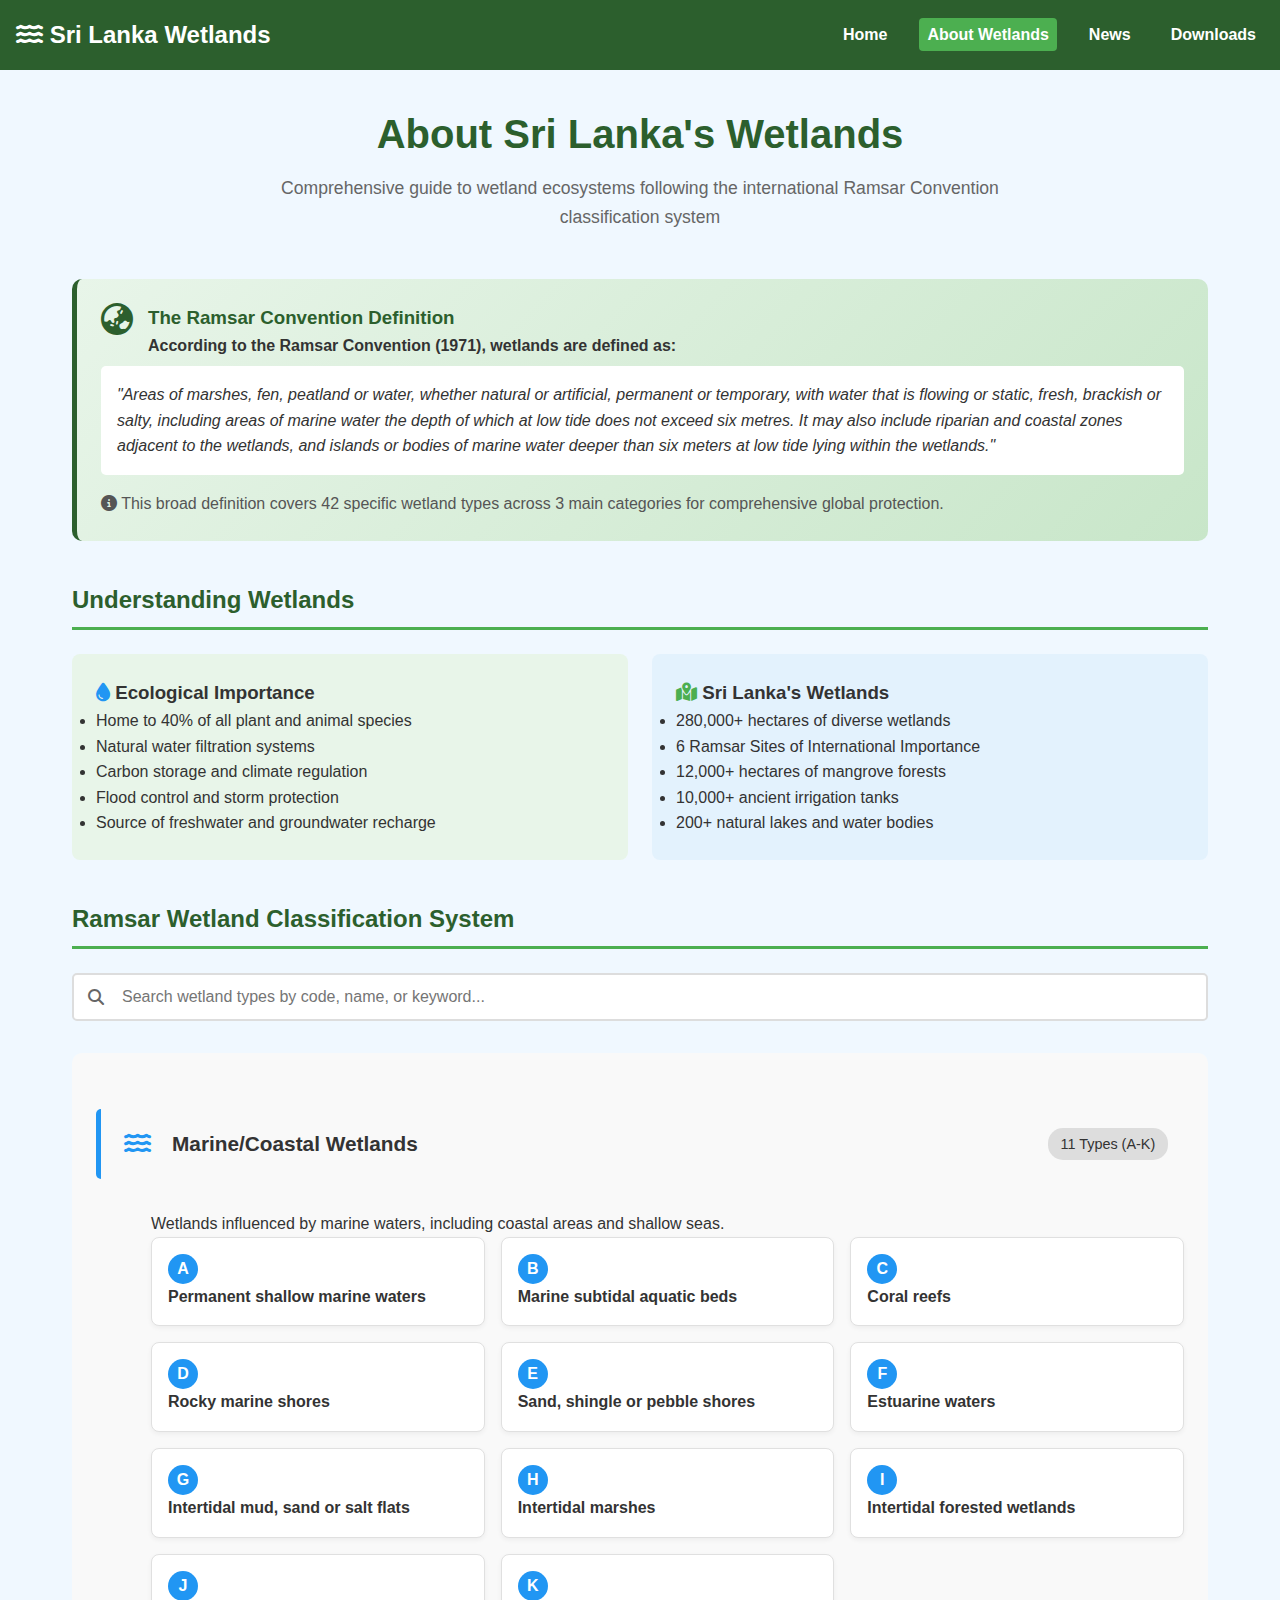
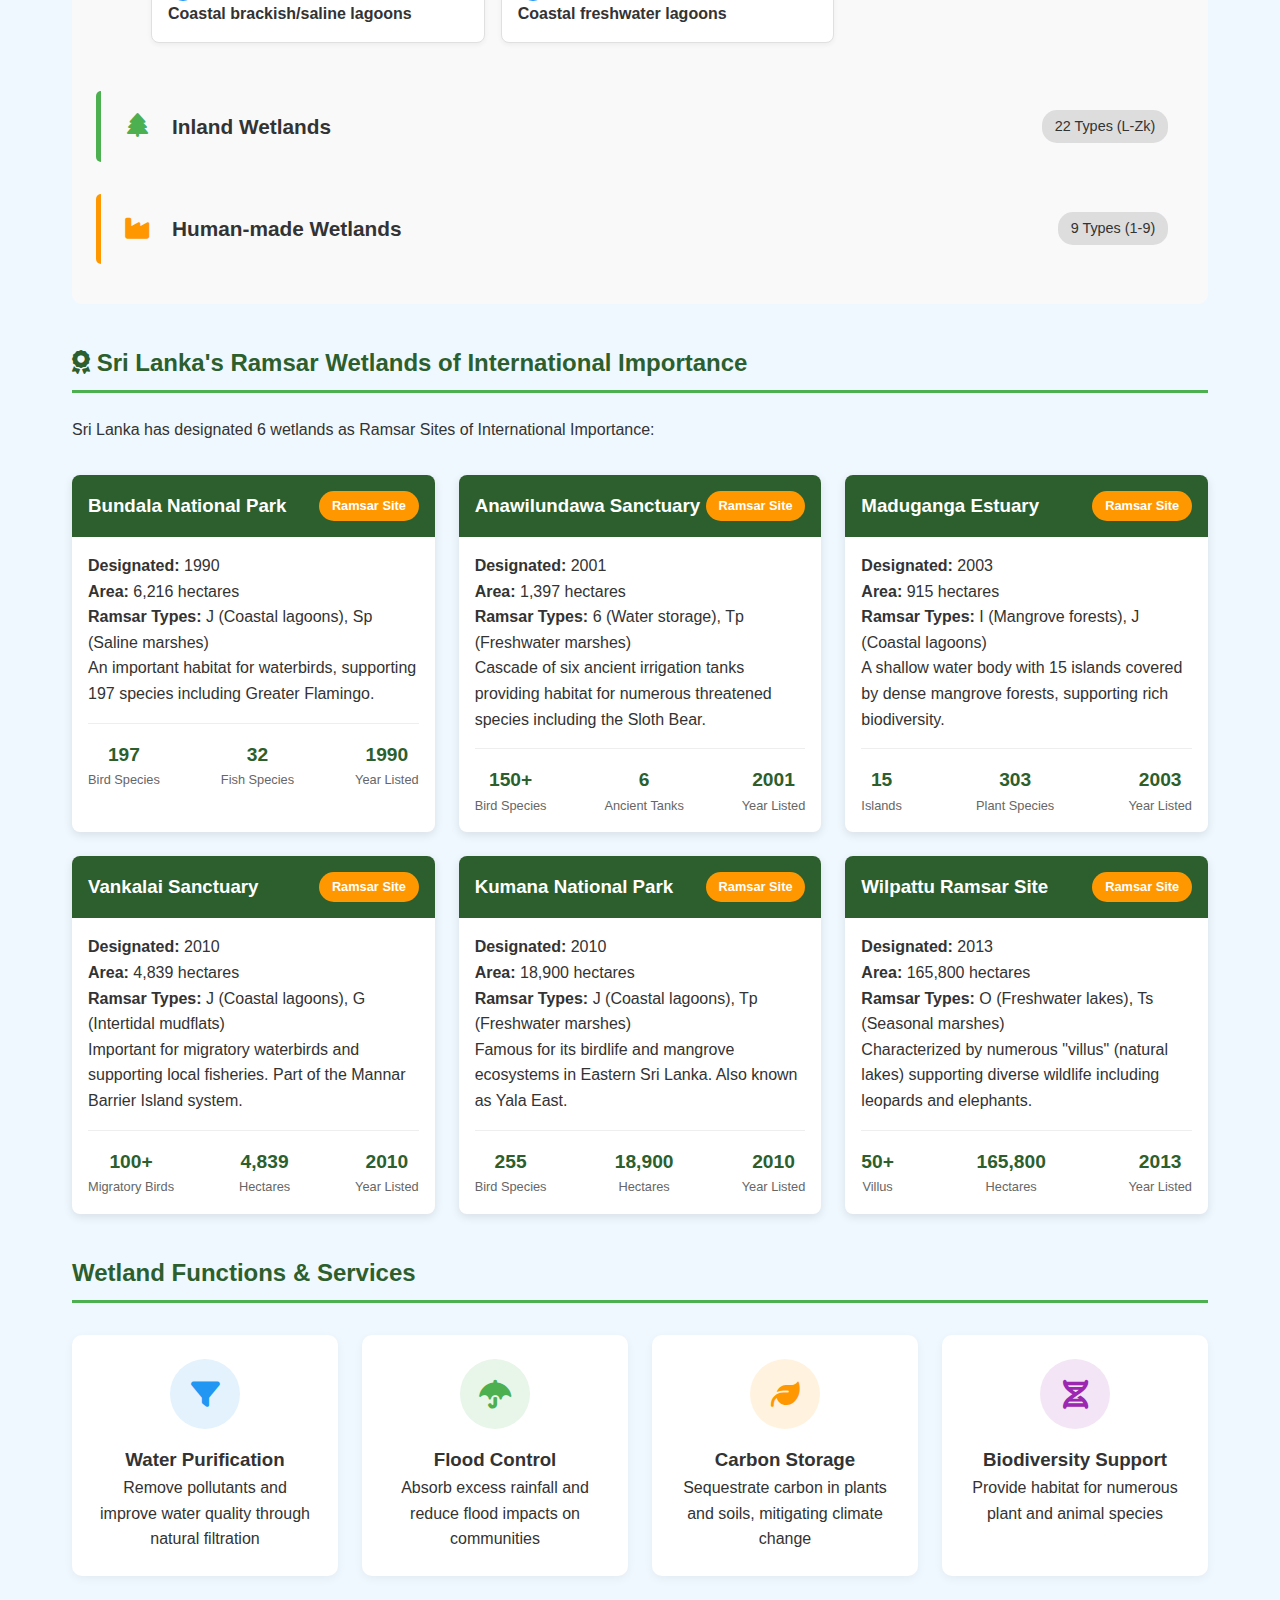
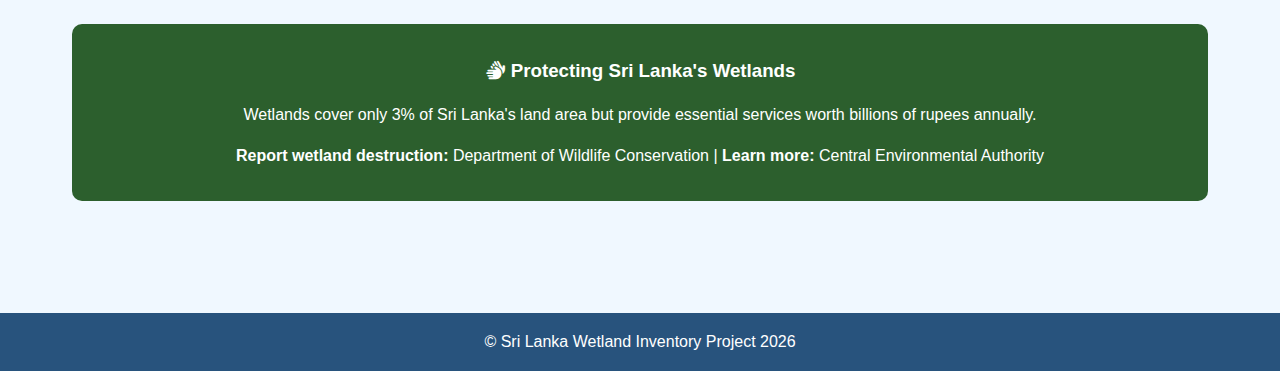
<file: about.html>
<!DOCTYPE html>
<html lang="en">
<head>
    <meta charset="UTF-8">
    <meta name="viewport" content="width=device-width, initial-scale=1.0">
    <title>About Wetlands - Sri Lanka</title>
    <link rel="stylesheet" href="css/style.css">
    <link rel="stylesheet" href="https://cdnjs.cloudflare.com/ajax/libs/font-awesome/6.4.0/css/all.min.css">
    <style>
        /* Additional styles for about page */
        .about-container {
            max-width: 1200px;
            margin: 0 auto;
            padding: 2rem;
        }
        
        .page-title {
            color: #2c5f2d;
            text-align: center;
            margin-bottom: 0.5rem;
            font-size: 2.5rem;
        }
        
        .page-subtitle {
            text-align: center;
            color: #666;
            margin-bottom: 3rem;
            font-size: 1.1rem;
            max-width: 800px;
            margin-left: auto;
            margin-right: auto;
        }
        
        .section-title {
            color: #2c5f2d;
            border-bottom: 3px solid #4CAF50;
            padding-bottom: 0.5rem;
            margin: 2.5rem 0 1.5rem 0;
        }
        
        /* Ramsar Definition */
        .ramsar-definition {
            background: linear-gradient(135deg, #e8f5e9, #c8e6c9);
            padding: 1.5rem;
            border-radius: 10px;
            margin: 2rem 0;
            border-left: 5px solid #2c5f2d;
        }
        
        .definition-icon {
            font-size: 2rem;
            color: #2c5f2d;
            margin-right: 15px;
            float: left;
        }
        
        /* Classification System */
        .classification-system {
            background: #f9f9f9;
            border-radius: 10px;
            padding: 1.5rem;
            margin: 2rem 0;
        }
        
        .category-header {
            display: flex;
            align-items: center;
            margin: 2rem 0 1rem 0;
            padding: 1rem;
            border-radius: 5px;
            cursor: pointer;
            transition: all 0.3s;
        }
        
        .category-header:hover {
            background: #e8f5e9;
        }
        
        .marine { border-left: 5px solid #2196F3; }
        .inland { border-left: 5px solid #4CAF50; }
        .human-made { border-left: 5px solid #FF9800; }
        
        .category-icon {
            font-size: 1.5rem;
            margin-right: 15px;
            width: 40px;
            text-align: center;
        }
        
        .marine .category-icon { color: #2196F3; }
        .inland .category-icon { color: #4CAF50; }
        .human-made .category-icon { color: #FF9800; }
        
        .category-title {
            flex: 1;
            font-size: 1.3rem;
            font-weight: bold;
        }
        
        .type-count {
            background: #ddd;
            padding: 0.3rem 0.8rem;
            border-radius: 15px;
            font-size: 0.9rem;
        }
        
        .category-content {
            display: none;
            margin-left: 55px;
            padding: 1rem 0;
        }
        
        .category-content.active {
            display: block;
            animation: fadeIn 0.5s;
        }
        
        @keyframes fadeIn {
            from { opacity: 0; }
            to { opacity: 1; }
        }
        
        /* Classification Grid */
        .classification-grid {
            display: grid;
            grid-template-columns: repeat(auto-fill, minmax(300px, 1fr));
            gap: 1rem;
        }
        
        .classification-item {
            background: white;
            padding: 1rem;
            border-radius: 8px;
            box-shadow: 0 2px 5px rgba(0,0,0,0.05);
            border: 1px solid #e0e0e0;
            transition: transform 0.3s;
        }
        
        .classification-item:hover {
            transform: translateY(-3px);
            box-shadow: 0 5px 15px rgba(0,0,0,0.1);
        }
        
        .class-code {
            display: inline-block;
            background: #2c5f2d;
            color: white;
            width: 30px;
            height: 30px;
            border-radius: 50%;
            text-align: center;
            line-height: 30px;
            font-weight: bold;
            margin-right: 10px;
        }
        
        .marine .class-code { background: #2196F3; }
        .inland .class-code { background: #4CAF50; }
        .human-made .class-code { background: #FF9800; }
        
        .classification-details {
            margin-top: 0.5rem;
            font-size: 0.9rem;
            color: #555;
            display: none;
        }
        
        .classification-item.expanded .classification-details {
            display: block;
        }
        
        .example {
            background: #f5f5f5;
            padding: 0.5rem;
            border-radius: 4px;
            margin-top: 0.5rem;
            font-size: 0.85rem;
            border-left: 3px solid #2c5f2d;
        }
        
        /* Search and Filter */
        .search-box {
            margin: 1rem 0 2rem 0;
            position: relative;
        }
        
        .search-box input {
            width: 100%;
            padding: 0.8rem 1rem;
            padding-left: 3rem;
            border: 2px solid #ddd;
            border-radius: 5px;
            font-size: 1rem;
        }
        
        .search-box i {
            position: absolute;
            left: 1rem;
            top: 50%;
            transform: translateY(-50%);
            color: #666;
        }
        
        /* Sri Lanka Ramsar Sites */
        .ramsar-sites {
            background: linear-gradient(135deg, #e3f2fd, #bbdefb);
            padding: 2rem;
            border-radius: 10px;
            margin: 3rem 0;
        }
        
        .site-grid {
            display: grid;
            grid-template-columns: repeat(auto-fill, minmax(300px, 1fr));
            gap: 1.5rem;
            margin-top: 1.5rem;
        }
        
        .site-card {
            background: white;
            border-radius: 8px;
            overflow: hidden;
            box-shadow: 0 3px 10px rgba(0,0,0,0.1);
        }
        
        .site-header {
            background: #2c5f2d;
            color: white;
            padding: 1rem;
        }
        
        .site-types {
            display: flex;
            flex-wrap: wrap;
            gap: 0.3rem;
            margin-top: 0.5rem;
        }
        
        .site-type {
            background: rgba(255,255,255,0.2);
            padding: 0.2rem 0.5rem;
            border-radius: 3px;
            font-size: 0.8rem;
        }
        
        .site-content {
            padding: 1rem;
        }
        
        /* Wetland Functions */
        .functions-grid {
            display: grid;
            grid-template-columns: repeat(auto-fit, minmax(250px, 1fr));
            gap: 1.5rem;
            margin: 2rem 0;
        }
        
        .function-card {
            text-align: center;
            padding: 1.5rem;
            background: white;
            border-radius: 10px;
            box-shadow: 0 3px 10px rgba(0,0,0,0.05);
        }
        
        .function-icon {
            width: 70px;
            height: 70px;
            border-radius: 50%;
            display: flex;
            align-items: center;
            justify-content: center;
            margin: 0 auto 1rem;
            font-size: 1.8rem;
        }
        
        /* Responsive */
        @media (max-width: 768px) {
            .classification-grid {
                grid-template-columns: 1fr;
            }
            
            .site-grid {
                grid-template-columns: 1fr;
            }
            
            .category-header {
                flex-direction: column;
                align-items: flex-start;
            }
            
            .category-content {
                margin-left: 0;
            }
        }
    </style>
</head>
<body>
    <!-- Navigation Bar -->
    <nav>
        <div class="logo">
            <h2><i class="fas fa-water"></i> Sri Lanka Wetlands</h2>
        </div>
        <ul class="nav-links">
            <li><a href="index.html">Home</a></li>
            <li><a href="about.html" style="background-color:#4CAF50;border-radius:4px;">About Wetlands</a></li>
            <li><a href="news.html">News</a></li>
            <li><a href="downloads.html">Downloads</a></li>
        </ul>
    </nav>

    <!-- Main About Content -->
    <div class="about-container">
        <h1 class="page-title">About Sri Lanka's Wetlands</h1>
        <p class="page-subtitle">
            Comprehensive guide to wetland ecosystems following the international Ramsar Convention classification system
        </p>
        
        <!-- Ramsar Definition -->
        <div class="ramsar-definition">
            <i class="fas fa-globe-asia definition-icon"></i>
            <h3 style="color:#2c5f2d; margin-top:0;">The Ramsar Convention Definition</h3>
            <p><strong>According to the Ramsar Convention (1971), wetlands are defined as:</strong></p>
            <div style="background:white; padding:1rem; border-radius:5px; margin:0.5rem 0;">
                <p style="font-style:italic; margin:0;">
                    "Areas of marshes, fen, peatland or water, whether natural or artificial, permanent or temporary, 
                    with water that is flowing or static, fresh, brackish or salty, including areas of marine water 
                    the depth of which at low tide does not exceed six metres. It may also include riparian and 
                    coastal zones adjacent to the wetlands, and islands or bodies of marine water deeper than six 
                    meters at low tide lying within the wetlands."
                </p>
            </div>
            <p style="margin-top:1rem; color:#555;">
                <i class="fas fa-info-circle"></i> This broad definition covers 42 specific wetland types across 
                3 main categories for comprehensive global protection.
            </p>
        </div>
        
        <!-- What are Wetlands -->
        <h2 class="section-title">Understanding Wetlands</h2>
        <div style="display:grid; grid-template-columns:repeat(auto-fit, minmax(300px, 1fr)); gap:1.5rem;">
            <div style="background:#e8f5e9; padding:1.5rem; border-radius:8px;">
                <h3><i class="fas fa-tint" style="color:#2196F3;"></i> Ecological Importance</h3>
                <ul>
                    <li>Home to 40% of all plant and animal species</li>
                    <li>Natural water filtration systems</li>
                    <li>Carbon storage and climate regulation</li>
                    <li>Flood control and storm protection</li>
                    <li>Source of freshwater and groundwater recharge</li>
                </ul>
            </div>
            
            <div style="background:#e3f2fd; padding:1.5rem; border-radius:8px;">
                <h3><i class="fas fa-map-marked-alt" style="color:#4CAF50;"></i> Sri Lanka's Wetlands</h3>
                <ul>
                    <li>280,000+ hectares of diverse wetlands</li>
                    <li>6 Ramsar Sites of International Importance</li>
                    <li>12,000+ hectares of mangrove forests</li>
                    <li>10,000+ ancient irrigation tanks</li>
                    <li>200+ natural lakes and water bodies</li>
                </ul>
            </div>
        </div>
        
        <!-- Complete Ramsar Classification System -->
        <h2 class="section-title">Ramsar Wetland Classification System</h2>
        
        <!-- Search Box -->
        <div class="search-box">
            <i class="fas fa-search"></i>
            <input type="text" id="searchInput" placeholder="Search wetland types by code, name, or keyword...">
        </div>
        
        <div class="classification-system">
            <!-- Marine/Coastal Wetlands -->
            <div class="category-header marine" onclick="toggleCategory('marine')">
                <div class="category-icon">
                    <i class="fas fa-water"></i>
                </div>
                <div class="category-title">Marine/Coastal Wetlands</div>
                <div class="type-count">11 Types (A-K)</div>
            </div>
            
            <div id="marine" class="category-content">
                <p>Wetlands influenced by marine waters, including coastal areas and shallow seas.</p>
                
                <div class="classification-grid" id="marine-grid">
                    <!-- Type A -->
                    <div class="classification-item marine" data-code="A" data-name="Permanent shallow marine waters">
                        <div class="class-code">A</div>
                        <div class="class-title"><strong>Permanent shallow marine waters</strong></div>
                        <div class="classification-details">
                            <p>Less than six metres deep at low tide; includes sea bays and straits.</p>
                            <div class="example">
                                <strong>Sri Lanka Example:</strong> Gulf of Mannar, Palk Bay
                            </div>
                        </div>
                    </div>
                    
                    <!-- Type B -->
                    <div class="classification-item marine" data-code="B" data-name="Marine subtidal aquatic beds">
                        <div class="class-code">B</div>
                        <div class="class-title"><strong>Marine subtidal aquatic beds</strong></div>
                        <div class="classification-details">
                            <p>Includes kelp beds, sea-grass beds, tropical marine meadows.</p>
                            <div class="example">
                                <strong>Sri Lanka Example:</strong> Sea-grass beds in Kalpitiya, Trincomalee
                            </div>
                        </div>
                    </div>
                    
                    <!-- Type C -->
                    <div class="classification-item marine" data-code="C" data-name="Coral reefs">
                        <div class="class-code">C</div>
                        <div class="class-title"><strong>Coral reefs</strong></div>
                        <div class="classification-details">
                            <p>Reef formations in marine waters.</p>
                            <div class="example">
                                <strong>Sri Lanka Example:</strong> Hikkaduwa Marine Sanctuary, Pigeon Island
                            </div>
                        </div>
                    </div>
                    
                    <!-- Type D -->
                    <div class="classification-item marine" data-code="D" data-name="Rocky marine shores">
                        <div class="class-code">D</div>
                        <div class="class-title"><strong>Rocky marine shores</strong></div>
                        <div class="classification-details">
                            <p>Includes rocky offshore islands, sea cliffs.</p>
                            <div class="example">
                                <strong>Sri Lanka Example:</strong> Rumassala, Great and Little Basses
                            </div>
                        </div>
                    </div>
                    
                    <!-- Type E -->
                    <div class="classification-item marine" data-code="E" data-name="Sand, shingle or pebble shores">
                        <div class="class-code">E</div>
                        <div class="class-title"><strong>Sand, shingle or pebble shores</strong></div>
                        <div class="classification-details">
                            <p>Includes sand bars, spits and sandy islets; includes dune systems.</p>
                            <div class="example">
                                <strong>Sri Lanka Example:</strong> Kalpitiya sand dunes, Nilaveli beaches
                            </div>
                        </div>
                    </div>
                    
                    <!-- Type F -->
                    <div class="classification-item marine" data-code="F" data-name="Estuarine waters">
                        <div class="class-code">F</div>
                        <div class="class-title"><strong>Estuarine waters</strong></div>
                        <div class="classification-details">
                            <p>Permanent water of estuaries and estuarine systems of deltas.</p>
                            <div class="example">
                                <strong>Sri Lanka Example:</strong> Mahaweli estuary, Kala Oya estuary
                            </div>
                        </div>
                    </div>
                    
                    <!-- Type G -->
                    <div class="classification-item marine" data-code="G" data-name="Intertidal mud, sand or salt flats">
                        <div class="class-code">G</div>
                        <div class="class-title"><strong>Intertidal mud, sand or salt flats</strong></div>
                        <div class="classification-details">
                            <p>Exposed intertidal areas without vegetation.</p>
                            <div class="example">
                                <strong>Sri Lanka Example:</strong> Vankalai mudflats, Mannar salt flats
                            </div>
                        </div>
                    </div>
                    
                    <!-- Type H -->
                    <div class="classification-item marine" data-code="H" data-name="Intertidal marshes">
                        <div class="class-code">H</div>
                        <div class="class-title"><strong>Intertidal marshes</strong></div>
                        <div class="classification-details">
                            <p>Includes salt marshes, salt meadows, saltings, raised salt marshes; includes tidal brackish and freshwater marshes.</p>
                            <div class="example">
                                <strong>Sri Lanka Example:</strong> Salt marshes in Puttalam, Batticaloa
                            </div>
                        </div>
                    </div>
                    
                    <!-- Type I -->
                    <div class="classification-item marine" data-code="I" data-name="Intertidal forested wetlands">
                        <div class="class-code">I</div>
                        <div class="class-title"><strong>Intertidal forested wetlands</strong></div>
                        <div class="classification-details">
                            <p>Includes mangrove swamps, nipah swamps and tidal freshwater swamp forests.</p>
                            <div class="example">
                                <strong>Sri Lanka Example:</strong> Puttalam mangroves, Maduganga estuary
                            </div>
                        </div>
                    </div>
                    
                    <!-- Type J -->
                    <div class="classification-item marine" data-code="J" data-name="Coastal brackish/saline lagoons">
                        <div class="class-code">J</div>
                        <div class="class-title"><strong>Coastal brackish/saline lagoons</strong></div>
                        <div class="classification-details">
                            <p>Brackish to saline lagoons with at least one relatively narrow connection to the sea.</p>
                            <div class="example">
                                <strong>Sri Lanka Example:</strong> Negombo Lagoon, Batticaloa Lagoon
                            </div>
                        </div>
                    </div>
                    
                    <!-- Type K -->
                    <div class="classification-item marine" data-code="K" data-name="Coastal freshwater lagoons">
                        <div class="class-code">K</div>
                        <div class="class-title"><strong>Coastal freshwater lagoons</strong></div>
                        <div class="classification-details">
                            <p>Includes freshwater delta lagoons.</p>
                            <div class="example">
                                <strong>Sri Lanka Example:</strong> Freshwater lagoons in Eastern Province
                            </div>
                        </div>
                    </div>
                </div>
            </div>
            
            <!-- Inland Wetlands -->
            <div class="category-header inland" onclick="toggleCategory('inland')">
                <div class="category-icon">
                    <i class="fas fa-tree"></i>
                </div>
                <div class="category-title">Inland Wetlands</div>
                <div class="type-count">22 Types (L-Zk)</div>
            </div>
            
            <div id="inland" class="category-content">
                <p>Freshwater wetlands away from coastal influence, including rivers, lakes, and marshes.</p>
                
                <div class="classification-grid" id="inland-grid">
                    <!-- Type L -->
                    <div class="classification-item inland" data-code="L" data-name="Permanent inland deltas">
                        <div class="class-code">L</div>
                        <div class="class-title"><strong>Permanent inland deltas</strong></div>
                        <div class="classification-details">
                            <p>River deltas located inland.</p>
                            <div class="example">
                                <strong>Sri Lanka Example:</strong> Mahaweli River delta areas
                            </div>
                        </div>
                    </div>
                    
                    <!-- Type M -->
                    <div class="classification-item inland" data-code="M" data-name="Permanent rivers/streams/creeks">
                        <div class="class-code">M</div>
                        <div class="class-title"><strong>Permanent rivers/streams/creeks</strong></div>
                        <div class="classification-details">
                            <p>Includes waterfalls and permanent flowing waters.</p>
                            <div class="example">
                                <strong>Sri Lanka Example:</strong> Mahaweli River, Kelani River
                            </div>
                        </div>
                    </div>
                    
                    <!-- Type N -->
                    <div class="classification-item inland" data-code="N" data-name="Seasonal/intermittent/irregular rivers/streams/creeks">
                        <div class="class-code">N</div>
                        <div class="class-title"><strong>Seasonal rivers/streams/creeks</strong></div>
                        <div class="classification-details">
                            <p>Watercourses that flow only during certain periods.</p>
                            <div class="example">
                                <strong>Sri Lanka Example:</strong> Dry Zone seasonal rivers (Malwathu Oya)
                            </div>
                        </div>
                    </div>
                    
                    <!-- Type O -->
                    <div class="classification-item inland" data-code="O" data-name="Permanent freshwater lakes">
                        <div class="class-code">O</div>
                        <div class="class-title"><strong>Permanent freshwater lakes</strong></div>
                        <div class="classification-details">
                            <p>Lakes over 8 hectares; includes large oxbow lakes.</p>
                            <div class="example">
                                <strong>Sri Lanka Example:</strong> Gregory Lake, Kandy Lake
                            </div>
                        </div>
                    </div>
                    
                    <!-- Type P -->
                    <div class="classification-item inland" data-code="P" data-name="Seasonal/intermittent freshwater lakes">
                        <div class="class-code">P</div>
                        <div class="class-title"><strong>Seasonal freshwater lakes</strong></div>
                        <div class="classification-details">
                            <p>Seasonal lakes over 8 hectares; includes floodplain lakes.</p>
                            <div class="example">
                                <strong>Sri Lanka Example:</strong> Seasonal lakes in Wilpattu
                            </div>
                        </div>
                    </div>
                    
                    <!-- Type Q -->
                    <div class="classification-item inland" data-code="Q" data-name="Permanent saline/brackish/alkaline lakes">
                        <div class="class-code">Q</div>
                        <div class="class-title"><strong>Permanent saline/brackish/alkaline lakes</strong></div>
                        <div class="classification-details">
                            <p>Lakes with salty or alkaline water.</p>
                            <div class="example">
                                <strong>Sri Lanka Example:</strong> Salt lakes in Hambantota
                            </div>
                        </div>
                    </div>
                    
                    <!-- Type R -->
                    <div class="classification-item inland" data-code="R" data-name="Seasonal/intermittent saline/brackish/alkaline lakes and flats">
                        <div class="class-code">R</div>
                        <div class="class-title"><strong>Seasonal saline/brackish/alkaline lakes</strong></div>
                        <div class="classification-details">
                            <p>Seasonal lakes and flats with salty or alkaline water.</p>
                            <div class="example">
                                <strong>Sri Lanka Example:</strong> Seasonal salt pans in dry areas
                            </div>
                        </div>
                    </div>
                    
                    <!-- Type Sp -->
                    <div class="classification-item inland" data-code="Sp" data-name="Permanent saline/brackish/alkaline marshes/pools">
                        <div class="class-code">Sp</div>
                        <div class="class-title"><strong>Permanent saline/brackish/alkaline marshes/pools</strong></div>
                        <div class="classification-details">
                            <p>Marshes and pools with salty or alkaline water.</p>
                            <div class="example">
                                <strong>Sri Lanka Example:</strong> Permanent salt marshes
                            </div>
                        </div>
                    </div>
                    
                    <!-- Type Ss -->
                    <div class="classification-item inland" data-code="Ss" data-name="Seasonal/intermittent saline/brackish/alkaline marshes/pools">
                        <div class="class-code">Ss</div>
                        <div class="class-title"><strong>Seasonal saline/brackish/alkaline marshes/pools</strong></div>
                        <div class="classification-details">
                            <p>Seasonal marshes and pools with salty or alkaline water.</p>
                            <div class="example">
                                <strong>Sri Lanka Example:</strong> Seasonal salt marshes
                            </div>
                        </div>
                    </div>
                    
                    <!-- Type Tp -->
                    <div class="classification-item inland" data-code="Tp" data-name="Permanent freshwater marshes/pools">
                        <div class="class-code">Tp</div>
                        <div class="class-title"><strong>Permanent freshwater marshes/pools</strong></div>
                        <div class="classification-details">
                            <p>Ponds (below 8 ha), marshes and swamps on inorganic soils; with emergent vegetation water-logged for most of the growing season.</p>
                            <div class="example">
                                <strong>Sri Lanka Example:</strong> Bellanwila-Attidiya Sanctuary
                            </div>
                        </div>
                    </div>
                    
                    <!-- Type Ts -->
                    <div class="classification-item inland" data-code="Ts" data-name="Seasonal/intermittent freshwater marshes/pools">
                        <div class="class-code">Ts</div>
                        <div class="class-title"><strong>Seasonal freshwater marshes/pools</strong></div>
                        <div class="classification-details">
                            <p>Includes sloughs, potholes, seasonally flooded meadows, sedge marshes.</p>
                            <div class="example">
                                <strong>Sri Lanka Example:</strong> Seasonal marshes in dry zone
                            </div>
                        </div>
                    </div>
                    
                    <!-- Type U -->
                    <div class="classification-item inland" data-code="U" data-name="Non-forested peatlands">
                        <div class="class-code">U</div>
                        <div class="class-title"><strong>Non-forested peatlands</strong></div>
                        <div class="classification-details">
                            <p>Includes shrub or open bogs, swamps, fens.</p>
                            <div class="example">
                                <strong>Sri Lanka Example:</strong> Muthurajawela Marsh
                            </div>
                        </div>
                    </div>
                    
                    <!-- Type Va -->
                    <div class="classification-item inland" data-code="Va" data-name="Alpine wetlands">
                        <div class="class-code">Va</div>
                        <div class="class-title"><strong>Alpine wetlands</strong></div>
                        <div class="classification-details">
                            <p>Includes alpine meadows, temporary waters from snowmelt.</p>
                            <div class="example">
                                <strong>Sri Lanka Example:</strong> Not applicable
                            </div>
                        </div>
                    </div>
                    
                    <!-- Type Vt -->
                    <div class="classification-item inland" data-code="Vt" data-name="Tundra wetlands">
                        <div class="class-code">Vt</div>
                        <div class="class-title"><strong>Tundra wetlands</strong></div>
                        <div class="classification-details">
                            <p>Includes tundra pools, temporary waters from snowmelt.</p>
                            <div class="example">
                                <strong>Sri Lanka Example:</strong> Not applicable
                            </div>
                        </div>
                    </div>
                    
                    <!-- Type W -->
                    <div class="classification-item inland" data-code="W" data-name="Shrub-dominated wetlands">
                        <div class="class-code">W</div>
                        <div class="class-title"><strong>Shrub-dominated wetlands</strong></div>
                        <div class="classification-details">
                            <p>Shrub swamps, shrub-dominated freshwater marsh, shrub carr, alder thicket.</p>
                            <div class="example">
                                <strong>Sri Lanka Example:</strong> Shrub swamps in intermediate zone
                            </div>
                        </div>
                    </div>
                    
                    <!-- Type Xf -->
                    <div class="classification-item inland" data-code="Xf" data-name="Freshwater tree-dominated wetlands">
                        <div class="class-code">Xf</div>
                        <div class="class-title"><strong>Freshwater tree-dominated wetlands</strong></div>
                        <div class="classification-details">
                            <p>Includes freshwater swamp forest, seasonally flooded forest, wooded swamps.</p>
                            <div class="example">
                                <strong>Sri Lanka Example:</strong> Sinharaja buffer zone wetlands
                            </div>
                        </div>
                    </div>
                    
                    <!-- Type Xp -->
                    <div class="classification-item inland" data-code="Xp" data-name="Forested peatlands">
                        <div class="class-code">Xp</div>
                        <div class="class-title"><strong>Forested peatlands</strong></div>
                        <div class="classification-details">
                            <p>Peatswamp forest.</p>
                            <div class="example">
                                <strong>Sri Lanka Example:</strong> Not applicable
                            </div>
                        </div>
                    </div>
                    
                    <!-- Type Y -->
                    <div class="classification-item inland" data-code="Y" data-name="Freshwater springs">
                        <div class="class-code">Y</div>
                        <div class="class-title"><strong>Freshwater springs</strong></div>
                        <div class="classification-details">
                            <p>Oases and natural spring systems.</p>
                            <div class="example">
                                <strong>Sri Lanka Example:</strong> Kitulgala springs, Ella springs
                            </div>
                        </div>
                    </div>
                    
                    <!-- Type Zg -->
                    <div class="classification-item inland" data-code="Zg" data-name="Geothermal wetlands">
                        <div class="class-code">Zg</div>
                        <div class="class-title"><strong>Geothermal wetlands</strong></div>
                        <div class="classification-details">
                            <p>Wetlands influenced by geothermal activity.</p>
                            <div class="example">
                                <strong>Sri Lanka Example:</strong> Not applicable
                            </div>
                        </div>
                    </div>
                    
                    <!-- Type Zk -->
                    <div class="classification-item inland" data-code="Zk" data-name="Subterranean karst and cave hydrological systems">
                        <div class="class-code">Zk</div>
                        <div class="class-title"><strong>Subterranean karst and cave systems</strong></div>
                        <div class="classification-details">
                            <p>Caves and underground water systems in karst landscapes.</p>
                            <div class="example">
                                <strong>Sri Lanka Example:</strong> Not applicable
                            </div>
                        </div>
                    </div>
                </div>
            </div>
            
            <!-- Human-made Wetlands -->
            <div class="category-header human-made" onclick="toggleCategory('human-made')">
                <div class="category-icon">
                    <i class="fas fa-industry"></i>
                </div>
                <div class="category-title">Human-made Wetlands</div>
                <div class="type-count">9 Types (1-9)</div>
            </div>
            
            <div id="human-made" class="category-content">
                <p>Wetlands created or significantly modified by human activity.</p>
                
                <div class="classification-grid" id="human-made-grid">
                    <!-- Type 1 -->
                    <div class="classification-item human-made" data-code="1" data-name="Aquaculture ponds">
                        <div class="class-code">1</div>
                        <div class="class-title"><strong>Aquaculture ponds</strong></div>
                        <div class="classification-details">
                            <p>Fish/shrimp ponds and aquaculture facilities.</p>
                            <div class="example">
                                <strong>Sri Lanka Example:</strong> Prawn farms in Puttalam
                            </div>
                        </div>
                    </div>
                    
                    <!-- Type 2 -->
                    <div class="classification-item human-made" data-code="2" data-name="Ponds">
                        <div class="class-code">2</div>
                        <div class="class-title"><strong>Ponds</strong></div>
                        <div class="classification-details">
                            <p>Includes farm ponds, stock ponds, small tanks (generally below 8 ha).</p>
                            <div class="example">
                                <strong>Sri Lanka Example:</strong> Village ponds across Sri Lanka
                            </div>
                        </div>
                    </div>
                    
                    <!-- Type 3 -->
                    <div class="classification-item human-made" data-code="3" data-name="Irrigated land">
                        <div class="class-code">3</div>
                        <div class="class-title"><strong>Irrigated land</strong></div>
                        <div class="classification-details">
                            <p>Includes irrigation channels and rice fields.</p>
                            <div class="example">
                                <strong>Sri Lanka Example:</strong> Rice paddies in Dry Zone
                            </div>
                        </div>
                    </div>
                    
                    <!-- Type 4 -->
                    <div class="classification-item human-made" data-code="4" data-name="Seasonally flooded agricultural land">
                        <div class="class-code">4</div>
                        <div class="class-title"><strong>Seasonally flooded agricultural land</strong></div>
                        <div class="classification-details">
                            <p>Agricultural land that floods seasonally.</p>
                            <div class="example">
                                <strong>Sri Lanka Example:</strong> Floodplain agriculture
                            </div>
                        </div>
                    </div>
                    
                    <!-- Type 5 -->
                    <div class="classification-item human-made" data-code="5" data-name="Salt exploitation sites">
                        <div class="class-code">5</div>
                        <div class="class-title"><strong>Salt exploitation sites</strong></div>
                        <div class="classification-details">
                            <p>Salt pans, salines, etc.</p>
                            <div class="example">
                                <strong>Sri Lanka Example:</strong> Salt pans in Puttalam, Hambantota
                            </div>
                        </div>
                    </div>
                    
                    <!-- Type 6 -->
                    <div class="classification-item human-made" data-code="6" data-name="Water storage areas">
                        <div class="class-code">6</div>
                        <div class="class-title"><strong>Water storage areas</strong></div>
                        <div class="classification-details">
                            <p>Reservoirs, barrages, dams, impoundments (generally over 8 ha).</p>
                            <div class="example">
                                <strong>Sri Lanka Example:</strong> Victoria Reservoir, Parakrama Samudra
                            </div>
                        </div>
                    </div>
                    
                    <!-- Type 7 -->
                    <div class="classification-item human-made" data-code="7" data-name="Excavations">
                        <div class="class-code">7</div>
                        <div class="class-title"><strong>Excavations</strong></div>
                        <div class="classification-details">
                            <p>Gravel/brick/clay pits; borrow pits, mining pools.</p>
                            <div class="example">
                                <strong>Sri Lanka Example:</strong> Clay pits, gem mining pits
                            </div>
                        </div>
                    </div>
                    
                    <!-- Type 8 -->
                    <div class="classification-item human-made" data-code="8" data-name="Wastewater treatment areas">
                        <div class="class-code">8</div>
                        <div class="class-title"><strong>Wastewater treatment areas</strong></div>
                        <div class="classification-details">
                            <p>Sewage farms, settling ponds, oxidation basins, etc.</p>
                            <div class="example">
                                <strong>Sri Lanka Example:</strong> Colombo wastewater treatment ponds
                            </div>
                        </div>
                    </div>
                    
                    <!-- Type 9 -->
                    <div class="classification-item human-made" data-code="9" data-name="Canals and drainage channels">
                        <div class="class-code">9</div>
                        <div class="class-title"><strong>Canals and drainage channels</strong></div>
                        <div class="classification-details">
                            <p>Ditches and constructed water channels.</p>
                            <div class="example">
                                <strong>Sri Lanka Example:</strong> Dutch canals in Colombo
                            </div>
                        </div>
                    </div>
                </div>
            </div>
        </div>
        
        <!-- Sri Lanka's Ramsar Sites -->
<h2 class="section-title"><i class="fas fa-award"></i> Sri Lanka's Ramsar Wetlands of International Importance</h2>
<p>Sri Lanka has designated 6 wetlands as Ramsar Sites of International Importance:</p>

<div class="sl-wetlands-list">
    <!-- Bundala -->
    <div class="wetland-item">
        <div class="wetland-header">
            <h3 style="margin:0;">Bundala National Park</h3>
            <span class="ramsar-badge">Ramsar Site</span>
        </div>
        <div class="wetland-content">
            <p><strong>Designated:</strong> 1990</p>
            <p><strong>Area:</strong> 6,216 hectares</p>
            <p><strong>Ramsar Types:</strong> J (Coastal lagoons), Sp (Saline marshes)</p>
            <p>An important habitat for waterbirds, supporting 197 species including Greater Flamingo.</p>
            <div class="wetland-stats">
                <div class="stat">
                    <div class="stat-value">197</div>
                    <div class="stat-label">Bird Species</div>
                </div>
                <div class="stat">
                    <div class="stat-value">32</div>
                    <div class="stat-label">Fish Species</div>
                </div>
                <div class="stat">
                    <div class="stat-value">1990</div>
                    <div class="stat-label">Year Listed</div>
                </div>
            </div>
        </div>
    </div>
    
    <!-- Anawilundawa -->
    <div class="wetland-item">
        <div class="wetland-header">
            <h3 style="margin:0;">Anawilundawa Sanctuary</h3>
            <span class="ramsar-badge">Ramsar Site</span>
        </div>
        <div class="wetland-content">
            <p><strong>Designated:</strong> 2001</p>
            <p><strong>Area:</strong> 1,397 hectares</p>
            <p><strong>Ramsar Types:</strong> 6 (Water storage), Tp (Freshwater marshes)</p>
            <p>Cascade of six ancient irrigation tanks providing habitat for numerous threatened species including the Sloth Bear.</p>
            <div class="wetland-stats">
                <div class="stat">
                    <div class="stat-value">150+</div>
                    <div class="stat-label">Bird Species</div>
                </div>
                <div class="stat">
                    <div class="stat-value">6</div>
                    <div class="stat-label">Ancient Tanks</div>
                </div>
                <div class="stat">
                    <div class="stat-value">2001</div>
                    <div class="stat-label">Year Listed</div>
                </div>
            </div>
        </div>
    </div>
    
    <!-- Maduganga -->
    <div class="wetland-item">
        <div class="wetland-header">
            <h3 style="margin:0;">Maduganga Estuary</h3>
            <span class="ramsar-badge">Ramsar Site</span>
        </div>
        <div class="wetland-content">
            <p><strong>Designated:</strong> 2003</p>
            <p><strong>Area:</strong> 915 hectares</p>
            <p><strong>Ramsar Types:</strong> I (Mangrove forests), J (Coastal lagoons)</p>
            <p>A shallow water body with 15 islands covered by dense mangrove forests, supporting rich biodiversity.</p>
            <div class="wetland-stats">
                <div class="stat">
                    <div class="stat-value">15</div>
                    <div class="stat-label">Islands</div>
                </div>
                <div class="stat">
                    <div class="stat-value">303</div>
                    <div class="stat-label">Plant Species</div>
                </div>
                <div class="stat">
                    <div class="stat-value">2003</div>
                    <div class="stat-label">Year Listed</div>
                </div>
            </div>
        </div>
    </div>
    
    <!-- Vankalai -->
    <div class="wetland-item">
        <div class="wetland-header">
            <h3 style="margin:0;">Vankalai Sanctuary</h3>
            <span class="ramsar-badge">Ramsar Site</span>
        </div>
        <div class="wetland-content">
            <p><strong>Designated:</strong> 2010</p>
            <p><strong>Area:</strong> 4,839 hectares</p>
            <p><strong>Ramsar Types:</strong> J (Coastal lagoons), G (Intertidal mudflats)</p>
            <p>Important for migratory waterbirds and supporting local fisheries. Part of the Mannar Barrier Island system.</p>
            <div class="wetland-stats">
                <div class="stat">
                    <div class="stat-value">100+</div>
                    <div class="stat-label">Migratory Birds</div>
                </div>
                <div class="stat">
                    <div class="stat-value">4,839</div>
                    <div class="stat-label">Hectares</div>
                </div>
                <div class="stat">
                    <div class="stat-value">2010</div>
                    <div class="stat-label">Year Listed</div>
                </div>
            </div>
        </div>
    </div>
    
    <!-- Kumana -->
    <div class="wetland-item">
        <div class="wetland-header">
            <h3 style="margin:0;">Kumana National Park</h3>
            <span class="ramsar-badge">Ramsar Site</span>
        </div>
        <div class="wetland-content">
            <p><strong>Designated:</strong> 2010</p>
            <p><strong>Area:</strong> 18,900 hectares</p>
            <p><strong>Ramsar Types:</strong> J (Coastal lagoons), Tp (Freshwater marshes)</p>
            <p>Famous for its birdlife and mangrove ecosystems in Eastern Sri Lanka. Also known as Yala East.</p>
            <div class="wetland-stats">
                <div class="stat">
                    <div class="stat-value">255</div>
                    <div class="stat-label">Bird Species</div>
                </div>
                <div class="stat">
                    <div class="stat-value">18,900</div>
                    <div class="stat-label">Hectares</div>
                </div>
                <div class="stat">
                    <div class="stat-value">2010</div>
                    <div class="stat-label">Year Listed</div>
                </div>
            </div>
        </div>
    </div>
    
    <!-- Wilpattu -->
    <div class="wetland-item">
        <div class="wetland-header">
            <h3 style="margin:0;">Wilpattu Ramsar Site</h3>
            <span class="ramsar-badge">Ramsar Site</span>
        </div>
        <div class="wetland-content">
            <p><strong>Designated:</strong> 2013</p>
            <p><strong>Area:</strong> 165,800 hectares</p>
            <p><strong>Ramsar Types:</strong> O (Freshwater lakes), Ts (Seasonal marshes)</p>
            <p>Characterized by numerous "villus" (natural lakes) supporting diverse wildlife including leopards and elephants.</p>
            <div class="wetland-stats">
                <div class="stat">
                    <div class="stat-value">50+</div>
                    <div class="stat-label">Villus</div>
                </div>
                <div class="stat">
                    <div class="stat-value">165,800</div>
                    <div class="stat-label">Hectares</div>
                </div>
                <div class="stat">
                    <div class="stat-value">2013</div>
                    <div class="stat-label">Year Listed</div>
                </div>
            </div>
        </div>
    </div>
</div>
        
        <!-- Wetland Functions -->
        <h2 class="section-title">Wetland Functions & Services</h2>
        <div class="functions-grid">
            <div class="function-card">
                <div class="function-icon" style="background:#e3f2fd;">
                    <i class="fas fa-filter" style="color:#2196F3;"></i>
                </div>
                <h3>Water Purification</h3>
                <p>Remove pollutants and improve water quality through natural filtration</p>
            </div>
            
            <div class="function-card">
                <div class="function-icon" style="background:#e8f5e9;">
                    <i class="fas fa-umbrella" style="color:#4CAF50;"></i>
                </div>
                <h3>Flood Control</h3>
                <p>Absorb excess rainfall and reduce flood impacts on communities</p>
            </div>
            
            <div class="function-card">
                <div class="function-icon" style="background:#fff3e0;">
                    <i class="fas fa-leaf" style="color:#FF9800;"></i>
                </div>
                <h3>Carbon Storage</h3>
                <p>Sequestrate carbon in plants and soils, mitigating climate change</p>
            </div>
            
            <div class="function-card">
                <div class="function-icon" style="background:#f3e5f5;">
                    <i class="fas fa-dna" style="color:#9C27B0;"></i>
                </div>
                <h3>Biodiversity Support</h3>
                <p>Provide habitat for numerous plant and animal species</p>
            </div>
        </div>
        
        <!-- Conservation Message -->
        <div style="text-align:center; padding:2rem; background:#2c5f2d; color:white; border-radius:10px; margin:3rem 0;">
            <h3 style="margin-bottom:1rem;"><i class="fas fa-hands"></i> Protecting Sri Lanka's Wetlands</h3>
            <p>Wetlands cover only 3% of Sri Lanka's land area but provide essential services worth billions of rupees annually.</p>
            <p style="margin-top:1rem;">
                <strong>Report wetland destruction:</strong> Department of Wildlife Conservation | 
                <strong>Learn more:</strong> Central Environmental Authority
            </p>
        </div>
    </div>

    <!-- Footer -->
    <footer>
        <div style="max-width:1200px; margin:0 auto; padding:0 1rem;">
            <p>&copy; Sri Lanka Wetland Inventory Project 2026 </p>
            </p>
        </div>
    </footer>

    <script>
        // Category Toggle Function
        function toggleCategory(categoryId) {
            const content = document.getElementById(categoryId);
            content.classList.toggle('active');
        }
        
        // Expand classification items on click
        document.addEventListener('DOMContentLoaded', function() {
            // Open first category by default
            document.getElementById('marine').classList.add('active');
            
            // Add click functionality to classification items
            document.querySelectorAll('.classification-item').forEach(item => {
                item.addEventListener('click', function() {
                    // Toggle expanded class
                    this.classList.toggle('expanded');
                    
                    // Show details
                    const code = this.querySelector('.class-code').textContent;
                    const name = this.getAttribute('data-name');
                    const details = this.querySelector('.classification-details p').textContent;
                    
                    console.log(`Clicked: ${code} - ${name}`);
                });
            });
            
            // Search functionality
            const searchInput = document.getElementById('searchInput');
            searchInput.addEventListener('input', function() {
                const searchTerm = this.value.toLowerCase();
                const allItems = document.querySelectorAll('.classification-item');
                
                allItems.forEach(item => {
                    const code = item.getAttribute('data-code').toLowerCase();
                    const name = item.getAttribute('data-name').toLowerCase();
                    const details = item.textContent.toLowerCase();
                    
                    if (code.includes(searchTerm) || 
                        name.includes(searchTerm) || 
                        details.includes(searchTerm)) {
                        item.style.display = 'block';
                        
                        // Auto-expand the parent category if match found
                        const parentCategory = item.closest('.category-content');
                        if (parentCategory && !parentCategory.classList.contains('active')) {
                            parentCategory.classList.add('active');
                        }
                    } else {
                        item.style.display = 'none';
                    }
                });
                
                // Show message if no results
                const visibleItems = document.querySelectorAll('.classification-item[style="display: block"]');
                if (searchTerm && visibleItems.length === 0) {
                    // Create message if not exists
                    let message = document.getElementById('noResults');
                    if (!message) {
                        message = document.createElement('div');
                        message.id = 'noResults';
                        message.style.padding = '2rem';
                        message.style.textAlign = 'center';
                        message.style.color = '#666';
                        message.innerHTML = `<i class="fas fa-search" style="font-size:2rem; margin-bottom:1rem;"></i><p>No wetland types found for "${searchTerm}"</p>`;
                        document.querySelector('.classification-system').appendChild(message);
                    }
                } else {
                    const message = document.getElementById('noResults');
                    if (message) {
                        message.remove();
                    }
                }
            });
            
            // Add keyboard shortcut for search
            document.addEventListener('keydown', function(e) {
                if ((e.ctrlKey || e.metaKey) && e.key === 'f') {
                    e.preventDefault();
                    searchInput.focus();
                }
            });
            
            // Auto-expand all items on page load for better visibility
            setTimeout(() => {
                document.querySelectorAll('.classification-item').forEach(item => {
                    item.classList.add('expanded');
                });
            }, 1000);
        });
        
        // Print classification system
        window.onload = function() {
            console.log("Ramsar Classification System Loaded:");
            console.log("- Marine/Coastal: 11 types (A-K)");
            console.log("- Inland: 22 types (L-Zk)"); 
            console.log("- Human-made: 9 types (1-9)");
            console.log("Total: 42 wetland types");
        };
    </script>
</body>
</html>
</file>
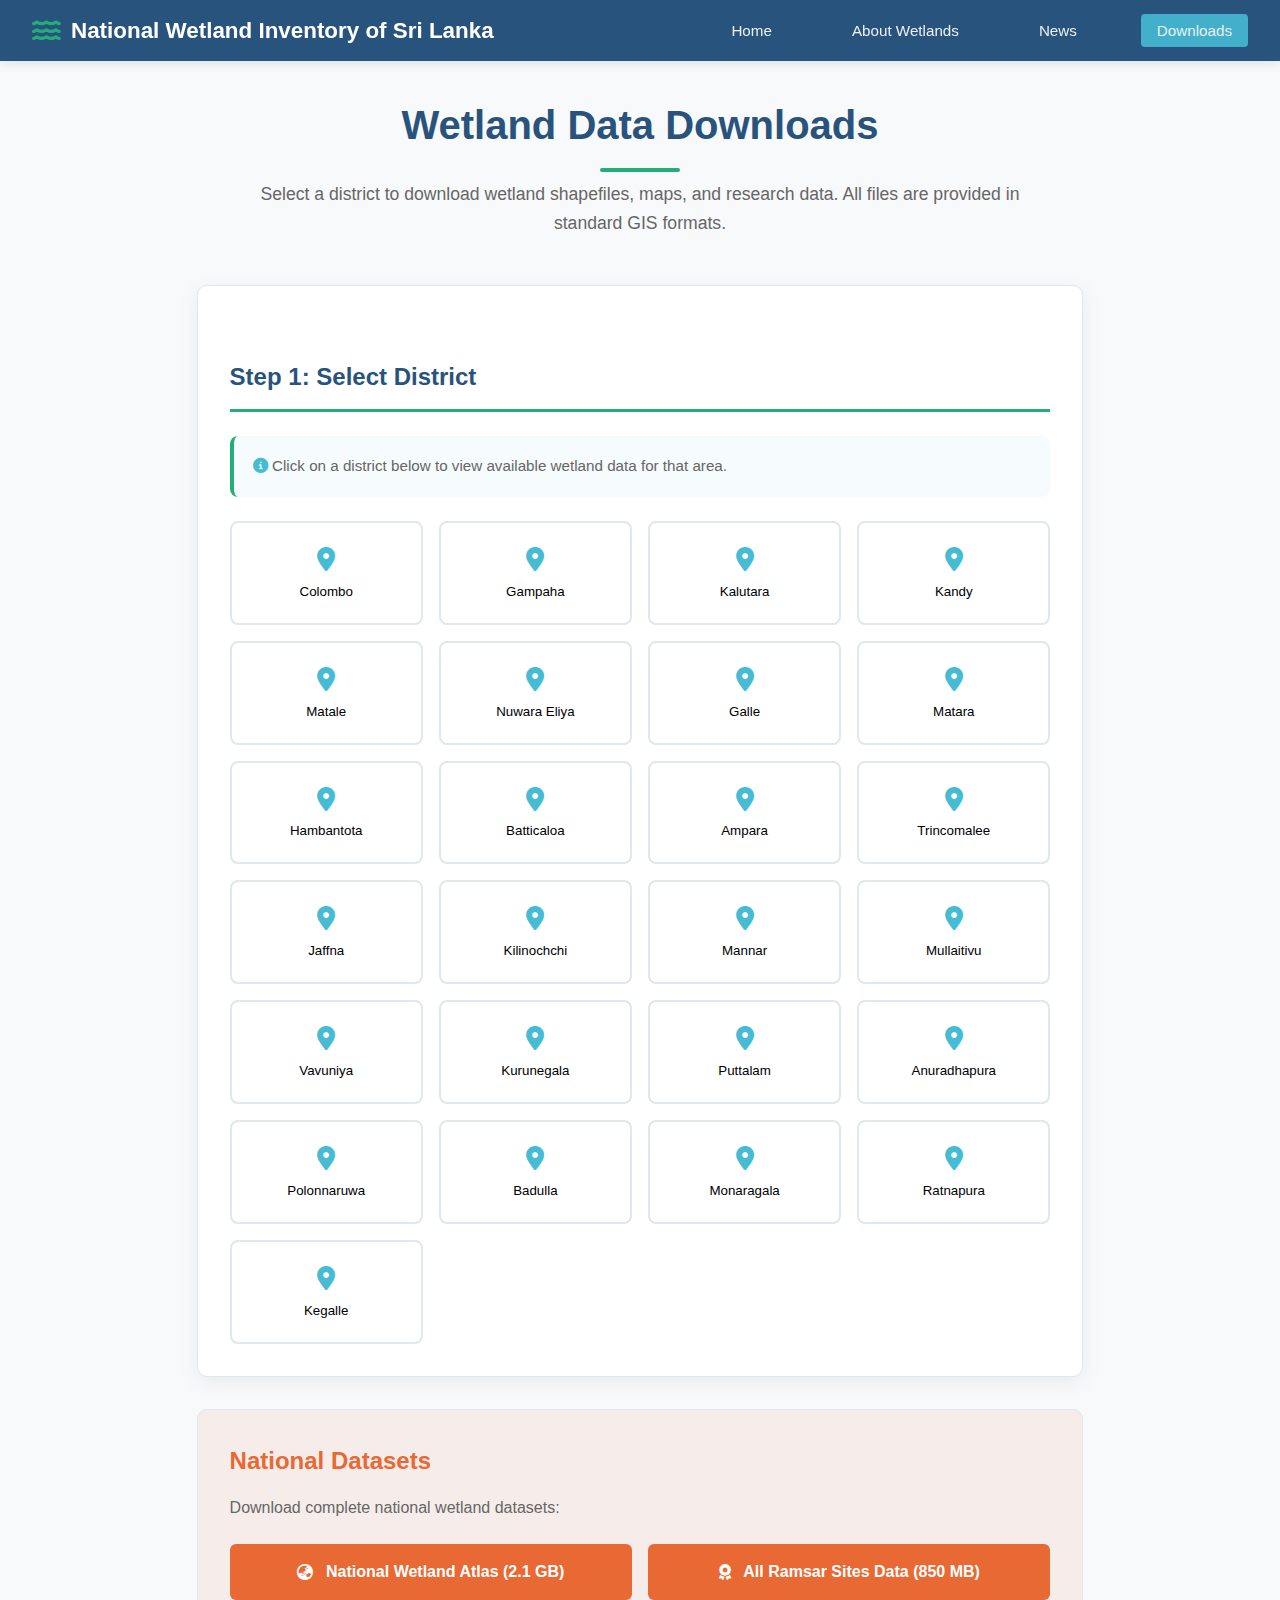
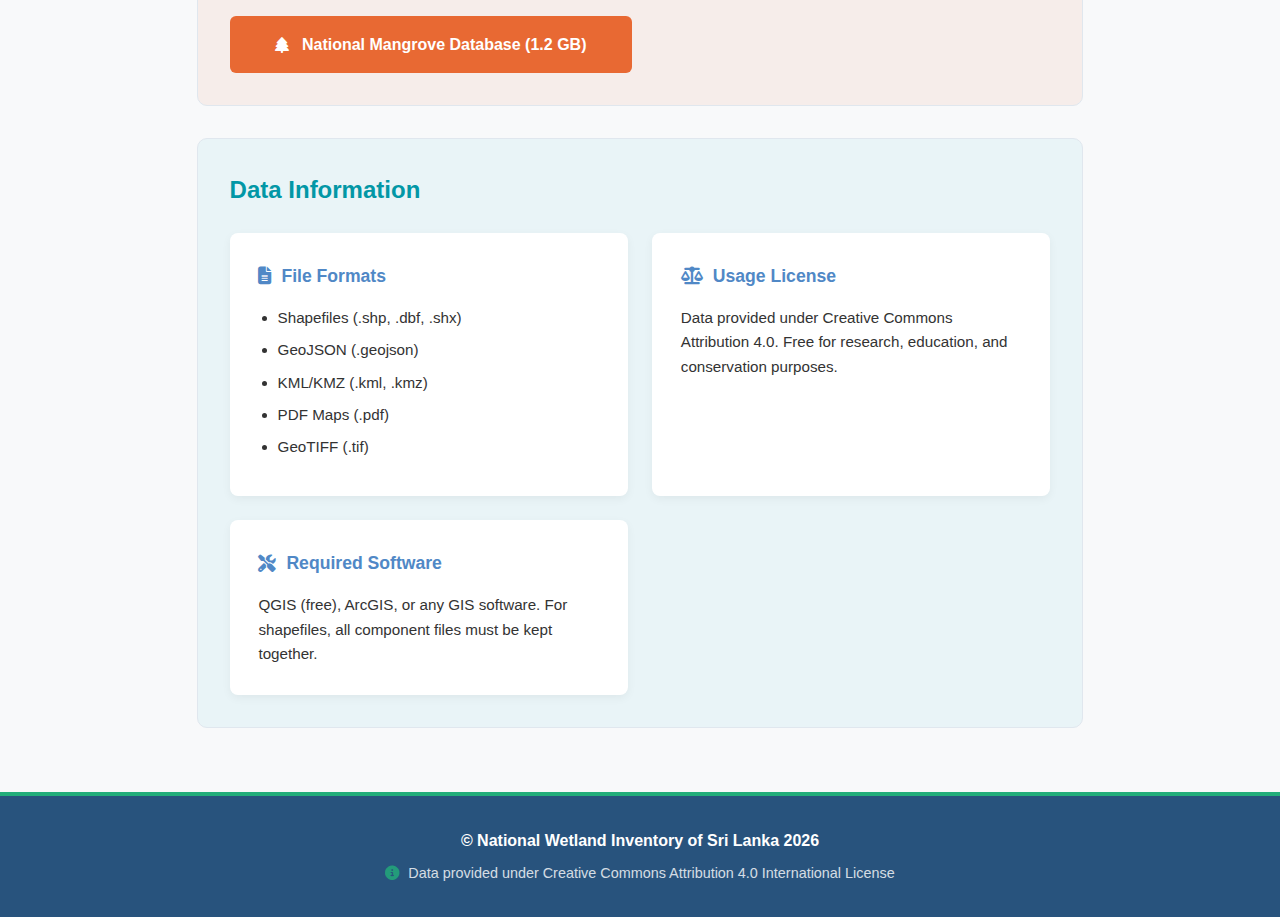
<file: downloads.html>
<!DOCTYPE html>
<html lang="en">
<head>
    <meta charset="UTF-8">
    <meta name="viewport" content="width=device-width, initial-scale=1.0">
    <title>Downloads - Sri Lanka Wetlands</title>
    <link rel="stylesheet" href="css/style.css">
    <link rel="stylesheet" href="https://cdnjs.cloudflare.com/ajax/libs/font-awesome/6.4.0/css/all.min.css">
    <style>
        /* IWMI Brand Colors */
        :root {
            --iwmi-dark-blue: #28537D;
            --iwmi-light-blue: #5088C6;
            --iwmi-sky-blue: #46BBD4;
            --iwmi-teal: #0297A6;
            --iwmi-green: #22AD7A;
            --iwmi-orange: #E86933;
            --iwmi-yellow: #DD9103;
            --iwmi-light-grey: #E8E7E7;
            --iwmi-white: #FFFFFF;
            --iwmi-text-dark: #333333;
            --iwmi-text-light: #666666;
            --iwmi-background: #F8F9FA;
            --iwmi-border: #E0E7EE;
        }
        
        body {
            font-family: -apple-system, BlinkMacSystemFont, 'Segoe UI', Roboto, Oxygen, Ubuntu, sans-serif;
            margin: 0;
            padding: 0;
            color: var(--iwmi-text-dark);
            background: var(--iwmi-background);
            -webkit-font-smoothing: antialiased;
            min-height: 100vh;
            display: flex;
            flex-direction: column;
        }
        
        /* Navigation Bar - IWMI Dark Blue */
        nav {
            background: var(--iwmi-dark-blue);
            padding: 0.8rem 2rem;
            display: flex;
            justify-content: space-between;
            align-items: center;
            box-shadow: 0 2px 10px rgba(0,0,0,0.1);
            position: sticky;
            top: 0;
            z-index: 1000;
        }
        
        .logo h2 {
            color: var(--iwmi-white);
            font-size: 1.4rem;
            margin: 0;
            font-weight: 600;
            display: flex;
            align-items: center;
            gap: 10px;
        }
        
        .logo h2 i {
            color: var(--iwmi-green);
            font-size: 1.6rem;
        }
        
        .nav-links {
            display: flex;
            list-style: none;
            gap: 1.5rem;
            margin: 0;
            padding: 0;
        }
        
        .nav-links a {
            color: var(--iwmi-white);
            text-decoration: none;
            font-weight: 500;
            padding: 0.5rem 1rem;
            border-radius: 4px;
            transition: all 0.3s;
            font-size: 0.95rem;
            opacity: 0.9;
        }
        
        .nav-links a:hover {
            background: rgba(255, 255, 255, 0.1);
            color: var(--iwmi-green);
            opacity: 1;
        }
        
        .nav-links a.active {
            background: var(--iwmi-sky-blue);
            color: var(--iwmi-white);
            opacity: 1;
        }
        
        /* Downloads Page Styles */
        .downloads-container {
            max-width: 1400px;
            margin: 0 auto;
            padding: 2rem;
            flex: 1;
        }
        
        .page-title {
            color: var(--iwmi-dark-blue);
            text-align: center;
            margin-bottom: 0.5rem;
            font-size: 2.5rem;
            font-weight: 700;
            position: relative;
            padding-bottom: 15px;
        }
        
        .page-title::after {
            content: '';
            position: absolute;
            bottom: 0;
            left: 50%;
            transform: translateX(-50%);
            width: 80px;
            height: 4px;
            background: var(--iwmi-green);
            border-radius: 2px;
        }
        
        .page-subtitle {
            text-align: center;
            color: var(--iwmi-text-light);
            margin-bottom: 3rem;
            font-size: 1.1rem;
            max-width: 800px;
            margin-left: auto;
            margin-right: auto;
            line-height: 1.6;
        }
        
        .section-title {
            color: var(--iwmi-dark-blue);
            border-bottom: 3px solid var(--iwmi-green);
            padding-bottom: 0.8rem;
            margin: 2.5rem 0 1.5rem 0;
            font-weight: 600;
            font-size: 1.5rem;
        }
        
        /* District Selection */
        .district-section {
            background: var(--iwmi-white);
            padding: 2rem;
            border-radius: 10px;
            box-shadow: 0 5px 20px rgba(40, 83, 125, 0.08);
            margin-bottom: 2rem;
            border: 1px solid var(--iwmi-border);
        }
        
        .district-instructions {
            color: var(--iwmi-text-light);
            margin-bottom: 1.5rem;
            padding: 1.2rem;
            background: rgba(70, 187, 212, 0.05);
            border-radius: 8px;
            border-left: 4px solid var(--iwmi-green);
            font-size: 0.95rem;
            line-height: 1.5;
        }
        
        .district-grid {
            display: grid;
            grid-template-columns: repeat(auto-fill, minmax(180px, 1fr));
            gap: 1rem;
            margin-top: 1rem;
        }
        
        .district-btn {
            background: var(--iwmi-white);
            border: 2px solid var(--iwmi-border);
            padding: 1.5rem 1rem;
            border-radius: 8px;
            cursor: pointer;
            text-align: center;
            transition: all 0.3s;
            font-weight: 500;
            display: flex;
            flex-direction: column;
            align-items: center;
            justify-content: center;
            min-height: 100px;
        }
        
        .district-btn:hover {
            border-color: var(--iwmi-sky-blue);
            transform: translateY(-3px);
            box-shadow: 0 5px 15px rgba(70, 187, 212, 0.15);
        }
        
        .district-btn.active {
            background: rgba(70, 187, 212, 0.1);
            border-color: var(--iwmi-sky-blue);
            color: var(--iwmi-dark-blue);
            font-weight: 600;
        }
        
        .district-icon {
            font-size: 1.5rem;
            margin-bottom: 0.8rem;
            color: var(--iwmi-sky-blue);
        }
        
        .selected-district-info {
            background: rgba(70, 187, 212, 0.1);
            padding: 1.5rem;
            border-radius: 8px;
            margin-top: 2rem;
            animation: fadeIn 0.5s ease-out;
            border: 1px solid var(--iwmi-border);
        }
        
        .district-stats {
            display: flex;
            gap: 1.5rem;
            margin-top: 1rem;
            flex-wrap: wrap;
        }
        
        .stat-item {
            display: flex;
            align-items: center;
            gap: 0.8rem;
            font-size: 0.9rem;
            color: var(--iwmi-text-dark);
            background: var(--iwmi-white);
            padding: 0.8rem 1.2rem;
            border-radius: 6px;
            font-weight: 500;
            box-shadow: 0 2px 8px rgba(0,0,0,0.05);
        }
        
        .stat-item i {
            color: var(--iwmi-sky-blue);
        }
        
        /* Data Types */
        .data-types {
            display: grid;
            grid-template-columns: repeat(auto-fit, minmax(220px, 1fr));
            gap: 1.5rem;
            margin: 2rem 0;
        }
        
        .data-type-card {
            background: var(--iwmi-white);
            border: 2px solid var(--iwmi-border);
            padding: 1.8rem 1.5rem;
            border-radius: 8px;
            cursor: pointer;
            transition: all 0.3s;
            text-align: center;
        }
        
        .data-type-card:hover {
            border-color: var(--iwmi-light-blue);
            transform: translateY(-5px);
            box-shadow: 0 8px 20px rgba(80, 136, 198, 0.15);
        }
        
        .data-type-card.active {
            background: rgba(80, 136, 198, 0.08);
            border-color: var(--iwmi-light-blue);
        }
        
        .data-type-icon {
            font-size: 2.2rem;
            color: var(--iwmi-light-blue);
            margin-bottom: 1.2rem;
        }
        
        .data-type-card h3 {
            margin: 0 0 0.8rem 0;
            color: var(--iwmi-dark-blue);
            font-size: 1.2rem;
            font-weight: 600;
        }
        
        .data-type-card p {
            margin: 0;
            color: var(--iwmi-text-light);
            font-size: 0.9rem;
            line-height: 1.5;
        }
        
        /* Downloads Grid */
        .downloads-grid {
            display: grid;
            grid-template-columns: repeat(auto-fill, minmax(320px, 1fr));
            gap: 1.5rem;
            margin-bottom: 3rem;
        }
        
        .download-card {
            background: var(--iwmi-white);
            border-radius: 10px;
            overflow: hidden;
            box-shadow: 0 5px 15px rgba(0,0,0,0.08);
            transition: all 0.3s;
            border: 1px solid var(--iwmi-border);
        }
        
        .download-card:hover {
            transform: translateY(-5px);
            box-shadow: 0 10px 25px rgba(0,0,0,0.12);
            border-color: var(--iwmi-light-blue);
        }
        
        .download-header {
            background: linear-gradient(135deg, var(--iwmi-dark-blue) 0%, var(--iwmi-light-blue) 100%);
            color: var(--iwmi-white);
            padding: 1.2rem;
            display: flex;
            justify-content: space-between;
            align-items: center;
        }
        
        .download-header h3 {
            margin: 0;
            font-size: 1.2rem;
            font-weight: 600;
        }
        
        .file-type {
            background: rgba(255,255,255,0.2);
            padding: 0.3rem 0.8rem;
            border-radius: 15px;
            font-size: 0.8rem;
            font-weight: 500;
            letter-spacing: 0.5px;
        }
        
        .download-content {
            padding: 1.5rem;
        }
        
        .file-info {
            color: var(--iwmi-text-light);
            font-size: 0.9rem;
            margin: 0.5rem 0;
            display: flex;
            align-items: center;
            gap: 1.5rem;
        }
        
        .file-description {
            color: var(--iwmi-text-dark);
            line-height: 1.5;
            margin: 1rem 0;
            font-size: 0.95rem;
        }
        
        .download-btn {
            display: block;
            width: 100%;
            background: var(--iwmi-green);
            color: var(--iwmi-white);
            border: none;
            padding: 0.9rem;
            border-radius: 6px;
            cursor: pointer;
            font-weight: 600;
            text-align: center;
            text-decoration: none;
            transition: all 0.3s;
            margin-top: 1.2rem;
            font-size: 0.95rem;
            letter-spacing: 0.3px;
        }
        
        .download-btn:hover {
            background: var(--iwmi-teal);
            transform: translateY(-2px);
            box-shadow: 0 4px 12px rgba(2, 151, 166, 0.2);
        }
        
        .download-btn i {
            margin-right: 8px;
        }
        
        /* No Selection State */
        .no-selection {
            text-align: center;
            padding: 4rem 2rem;
            background: var(--iwmi-white);
            border-radius: 10px;
            box-shadow: 0 5px 15px rgba(0,0,0,0.08);
            grid-column: 1 / -1;
            border: 1px solid var(--iwmi-border);
        }
        
        .no-selection-icon {
            font-size: 3.5rem;
            color: var(--iwmi-light-grey);
            margin-bottom: 1.5rem;
        }
        
        .no-selection h3 {
            color: var(--iwmi-dark-blue);
            margin-bottom: 0.8rem;
            font-weight: 600;
        }
        
        .no-selection p {
            color: var(--iwmi-text-light);
            max-width: 400px;
            margin: 0 auto;
            line-height: 1.5;
        }
        
        /* Quick Downloads */
        .quick-downloads {
            background: rgba(232, 105, 51, 0.08);
            padding: 2rem;
            border-radius: 10px;
            margin: 2rem 0;
            border: 1px solid var(--iwmi-border);
        }
        
        .quick-downloads h2 {
            color: var(--iwmi-orange);
            margin-bottom: 1rem;
            font-weight: 600;
            font-size: 1.5rem;
        }
        
        .quick-buttons {
            display: grid;
            grid-template-columns: repeat(auto-fit, minmax(280px, 1fr));
            gap: 1rem;
            margin-top: 1.5rem;
        }
        
        .quick-btn {
            background: var(--iwmi-orange);
            color: var(--iwmi-white);
            border: none;
            padding: 1.2rem;
            border-radius: 6px;
            cursor: pointer;
            font-weight: 600;
            display: flex;
            align-items: center;
            justify-content: center;
            gap: 0.8rem;
            transition: all 0.3s;
            font-size: 1rem;
        }
        
        .quick-btn:hover {
            background: #D45A23;
            transform: translateY(-3px);
            box-shadow: 0 6px 15px rgba(232, 105, 51, 0.3);
        }
        
        /* Data Info */
        .data-info {
            background: rgba(70, 187, 212, 0.08);
            padding: 2rem;
            border-radius: 10px;
            margin: 2rem 0;
            border: 1px solid var(--iwmi-border);
        }
        
        .data-info h2 {
            color: var(--iwmi-teal);
            margin-bottom: 1rem;
            font-weight: 600;
            font-size: 1.5rem;
        }
        
        .info-grid {
            display: grid;
            grid-template-columns: repeat(auto-fit, minmax(280px, 1fr));
            gap: 1.5rem;
            margin-top: 1.5rem;
        }
        
        .info-card {
            background: var(--iwmi-white);
            padding: 1.8rem;
            border-radius: 8px;
            box-shadow: 0 3px 10px rgba(0,0,0,0.05);
        }
        
        .info-card h4 {
            margin: 0 0 1rem 0;
            color: var(--iwmi-light-blue);
            font-weight: 600;
            display: flex;
            align-items: center;
            gap: 10px;
            font-size: 1.1rem;
        }
        
        .info-card ul {
            margin: 0;
            padding-left: 1.2rem;
            color: var(--iwmi-text-dark);
            line-height: 1.6;
        }
        
        .info-card li {
            margin-bottom: 0.5rem;
            font-size: 0.95rem;
        }
        
        .info-card p {
            margin: 0;
            color: var(--iwmi-text-dark);
            line-height: 1.6;
            font-size: 0.95rem;
        }
        
        /* Animation */
        @keyframes fadeIn {
            from { opacity: 0; transform: translateY(10px); }
            to { opacity: 1; transform: translateY(0); }
        }
        
        /* Footer - Matching Other Pages */
        footer {
            background: var(--iwmi-dark-blue);
            color: var(--iwmi-white);
            padding: 2rem 0;
            margin-top: auto;
            text-align: center;
            border-top: 4px solid var(--iwmi-green);
            width: 100%;
        }
        
        footer div {
            max-width: 1400px;
            margin: 0 auto;
            padding: 0 2rem;
        }
        
        footer p {
            margin: 0;
        }
        
        footer p:first-child {
            font-size: 1rem;
            font-weight: 600;
        }
        
        footer p:last-child {
            font-size: 0.9rem;
            opacity: 0.8;
            margin-top: 0.5rem;
        }
        
        footer i {
            color: var(--iwmi-green);
            margin-right: 5px;
        }
        
        /* Responsive */
        @media (max-width: 768px) {
            .district-grid {
                grid-template-columns: repeat(auto-fill, minmax(150px, 1fr));
            }
            
            .downloads-grid {
                grid-template-columns: 1fr;
            }
            
            .data-types {
                grid-template-columns: 1fr;
            }
            
            .district-stats {
                flex-direction: column;
                gap: 0.8rem;
            }
            
            .info-grid {
                grid-template-columns: 1fr;
            }
            
            nav {
                flex-direction: column;
                gap: 1rem;
                padding: 1rem;
            }
            
            .nav-links {
                flex-wrap: wrap;
                justify-content: center;
                gap: 0.8rem;
            }
            
            .nav-links a {
                padding: 0.4rem 0.8rem;
                font-size: 0.9rem;
            }
            
            .logo h2 {
                font-size: 1.2rem;
            }
            
            .page-title {
                font-size: 2rem;
            }
            
            .downloads-container {
                padding: 1.5rem;
            }
        }
        
        @media (max-width: 480px) {
            .quick-buttons {
                grid-template-columns: 1fr;
            }
            
            .district-grid {
                grid-template-columns: repeat(auto-fill, minmax(120px, 1fr));
                gap: 0.8rem;
            }
            
            .district-btn {
                padding: 1rem 0.5rem;
                min-height: 80px;
            }
            
            .data-type-card {
                padding: 1.5rem 1rem;
            }
        }
    </style>
</head>
<body>
    <!-- Navigation Bar -->
    <nav>
        <div class="logo">
            <h2><i class="fas fa-water"></i> National Wetland Inventory of Sri Lanka</h2>
        </div>
        <ul class="nav-links">
            <li><a href="index.html">Home</a></li>
            <li><a href="about.html">About Wetlands</a></li>
            <li><a href="news.html">News</a></li>
            <li><a href="downloads.html" style="background-color:var(--iwmi-sky-blue);border-radius:4px;">Downloads</a></li>
        </ul>
    </nav>

    <!-- Main Content -->
    <div class="downloads-container">
        <h1 class="page-title">Wetland Data Downloads</h1>
        <p class="page-subtitle">
            Select a district to download wetland shapefiles, maps, and research data. 
            All files are provided in standard GIS formats.
        </p>
        
        <!-- District Selection -->
        <div class="district-section">
            <h2 class="section-title">Step 1: Select District</h2>
            <div class="district-instructions">
                <i class="fas fa-info-circle" style="color:var(--iwmi-sky-blue);"></i> Click on a district below to view available wetland data for that area.
            </div>
            
            <!-- District Grid -->
            <div class="district-grid" id="districtGrid">
                <!-- Districts will be populated by JavaScript -->
            </div>
            
            <!-- Selected District Info -->
            <div id="selectedDistrictInfo" class="selected-district-info" style="display: none;">
                <div>
                    <h3 style="margin: 0; color: var(--iwmi-dark-blue); font-weight:600;">
                        <i class="fas fa-map-marker-alt" style="color:var(--iwmi-green);"></i> Selected District: <span id="currentDistrict">None</span>
                    </h3>
                    <div class="district-stats">
                        <div class="stat-item">
                            <i class="fas fa-layer-group"></i>
                            <span id="districtFiles">0 files available</span>
                        </div>
                        <div class="stat-item">
                            <i class="fas fa-database"></i>
                            <span id="districtSize">0 MB total size</span>
                        </div>
                        <div class="stat-item">
                            <i class="fas fa-water"></i>
                            <span id="districtWetlands">0 wetlands mapped</span>
                        </div>
                    </div>
                </div>
            </div>
        </div>
        
        <!-- Data Types -->
        <div id="dataTypesSection" style="display: none;">
            <h2 class="section-title">Step 2: Available Data for <span id="selectedDistrictName"></span></h2>
            <div class="data-types" id="dataTypes">
                <!-- Data types will be populated by JavaScript -->
            </div>
        </div>
        
        <!-- Downloads Grid -->
        <div id="downloadsSection" style="display: none;">
            <h2 class="section-title" id="downloadsTitle">Downloads</h2>
            <div class="downloads-grid" id="downloadsGrid">
                <!-- Download cards will be populated by JavaScript -->
            </div>
        </div>
        
        <!-- Quick Downloads -->
        <div class="quick-downloads">
            <h2>National Datasets</h2>
            <p style="color:var(--iwmi-text-light); line-height:1.5;">Download complete national wetland datasets:</p>
            
            <div class="quick-buttons">
                <button class="quick-btn" onclick="downloadNationalDataset('atlas')">
                    <i class="fas fa-globe-asia"></i> National Wetland Atlas (2.1 GB)
                </button>
                <button class="quick-btn" onclick="downloadNationalDataset('ramsar')">
                    <i class="fas fa-award"></i> All Ramsar Sites Data (850 MB)
                </button>
                <button class="quick-btn" onclick="downloadNationalDataset('mangrove')">
                    <i class="fas fa-tree"></i> National Mangrove Database (1.2 GB)
                </button>
            </div>
        </div>
        
        <!-- Data Information -->
        <div class="data-info">
            <h2>Data Information</h2>
            
            <div class="info-grid">
                <div class="info-card">
                    <h4><i class="fas fa-file-alt"></i> File Formats</h4>
                    <ul>
                        <li>Shapefiles (.shp, .dbf, .shx)</li>
                        <li>GeoJSON (.geojson)</li>
                        <li>KML/KMZ (.kml, .kmz)</li>
                        <li>PDF Maps (.pdf)</li>
                        <li>GeoTIFF (.tif)</li>
                    </ul>
                </div>
                
                <div class="info-card">
                    <h4><i class="fas fa-balance-scale"></i> Usage License</h4>
                    <p>Data provided under Creative Commons Attribution 4.0. Free for research, education, and conservation purposes.</p>
                </div>
                
                <div class="info-card">
                    <h4><i class="fas fa-tools"></i> Required Software</h4>
                    <p>QGIS (free), ArcGIS, or any GIS software. For shapefiles, all component files must be kept together.</p>
                </div>
            </div>
        </div>
    </div>

    <!-- Footer -->
    <footer>
        <div>
            <p>&copy; National Wetland Inventory of Sri Lanka 2026</p>
            <p><i class="fas fa-info-circle"></i> Data provided under Creative Commons Attribution 4.0 International License</p>
        </div>
    </footer>

    <script>
        // District data
        const districts = [
            { name: 'Colombo', files: 42, size: '2.1 GB', wetlands: 45},
            { name: 'Gampaha', files: 38, size: '1.8 GB', wetlands: 38},
            { name: 'Kalutara', files: 32, size: '1.5 GB', wetlands: 32},
            { name: 'Kandy', files: 28, size: '1.3 GB', wetlands: 28},
            { name: 'Matale', files: 25, size: '1.1 GB', wetlands: 25},
            { name: 'Nuwara Eliya', files: 22, size: '980 MB', wetlands: 22},
            { name: 'Galle', files: 31, size: '1.4 GB', wetlands: 31},
            { name: 'Matara', files: 29, size: '1.3 GB', wetlands: 29},
            { name: 'Hambantota', files: 27, size: '1.2 GB', wetlands: 27},
            { name: 'Batticaloa', files: 35, size: '1.6 GB', wetlands: 35},
            { name: 'Ampara', files: 33, size: '1.5 GB', wetlands: 33},
            { name: 'Trincomalee', files: 36, size: '1.7 GB', wetlands: 36},
            { name: 'Jaffna', files: 30, size: '1.4 GB', wetlands: 30},
            { name: 'Kilinochchi', files: 24, size: '1.1 GB', wetlands: 24},
            { name: 'Mannar', files: 26, size: '1.2 GB', wetlands: 26},
            { name: 'Mullaitivu', files: 23, size: '1.0 GB', wetlands: 23},
            { name: 'Vavuniya', files: 21, size: '950 MB', wetlands: 21},
            { name: 'Kurunegala', files: 34, size: '1.6 GB', wetlands: 34},
            { name: 'Puttalam', files: 40, size: '1.9 GB', wetlands: 40},
            { name: 'Anuradhapura', files: 37, size: '1.7 GB', wetlands: 37},
            { name: 'Polonnaruwa', files: 29, size: '1.3 GB', wetlands: 29},
            { name: 'Badulla', files: 25, size: '1.1 GB', wetlands: 25},
            { name: 'Monaragala', files: 22, size: '1.0 GB', wetlands: 22},
            { name: 'Ratnapura', files: 28, size: '1.3 GB', wetlands: 28},
            { name: 'Kegalle', files: 24, size: '1.1 GB', wetlands: 24}
        ];

        // Data types with IWMI colors
        const dataTypes = [
            { 
                id: 'shapefiles', 
                name: 'Shapefiles', 
                icon: 'fas fa-layer-group', 
                color: 'var(--iwmi-sky-blue)', 
                desc: 'GIS shapefiles for wetland boundaries, mangroves, water bodies' 
            },
            { 
                id: 'maps', 
                name: 'Maps', 
                icon: 'fas fa-map', 
                color: 'var(--iwmi-teal)', 
                desc: 'Printable maps in PDF and image formats' 
            },
            { 
                id: 'data', 
                name: 'Data Tables', 
                icon: 'fas fa-table', 
                color: 'var(--iwmi-orange)', 
                desc: 'Excel and CSV files with wetland data' 
            },
            { 
                id: 'reports', 
                name: 'Reports', 
                icon: 'fas fa-file-pdf', 
                color: 'var(--iwmi-green)', 
                desc: 'PDF reports and research papers' 
            },
            { 
                id: 'imagery', 
                name: 'Satellite Imagery', 
                icon: 'fas fa-satellite', 
                color: 'var(--iwmi-light-blue)', 
                desc: 'GeoTIFF satellite images' 
            }
        ];

        // Sample files for each data type
        const sampleFiles = {
            shapefiles: [
                { 
                    name: 'Wetland Boundaries', 
                    type: 'SHP', 
                    size: '45 MB', 
                    desc: 'Complete wetland boundary shapefiles with Ramsar classification data' 
                },
                { 
                    name: 'Mangrove Forest Areas', 
                    type: 'GeoJSON', 
                    size: '28 MB', 
                    desc: 'Mangrove forest distribution and density data for coastal areas' 
                },
                { 
                    name: 'Water Body Network', 
                    type: 'KML', 
                    size: '32 MB', 
                    desc: 'Rivers, lakes, reservoirs, and tanks in Google Earth format' 
                },
                { 
                    name: 'Wetland Classification', 
                    type: 'SHP', 
                    size: '38 MB', 
                    desc: 'Detailed wetland classification by Ramsar types with attributes' 
                }
            ],
            maps: [
                { 
                    name: 'Wetland Distribution Map', 
                    type: 'PDF', 
                    size: '15 MB', 
                    desc: 'High-resolution wetland distribution map with classification legend' 
                },
                { 
                    name: 'Conservation Priority Map', 
                    type: 'PNG', 
                    size: '8 MB', 
                    desc: 'Map showing wetland conservation priority areas based on biodiversity' 
                }
            ],
            data: [
                { 
                    name: 'Wetland Species Database', 
                    type: 'CSV', 
                    size: '18 MB', 
                    desc: 'Complete database of plant and animal species found in wetlands' 
                },
                { 
                    name: 'Water Quality Measurements', 
                    type: 'Excel', 
                    size: '22 MB', 
                    desc: 'Historical water quality data from monitoring stations' 
                }
            ],
            reports: [
                { 
                    name: 'Annual Wetland Status Report', 
                    type: 'PDF', 
                    size: '8 MB', 
                    desc: 'Comprehensive annual report on wetland status and changes' 
                },
                { 
                    name: 'Conservation Assessment', 
                    type: 'PDF', 
                    size: '12 MB', 
                    desc: 'Detailed conservation needs assessment and recommendations' 
                }
            ],
            imagery: [
                { 
                    name: '2023 Satellite Imagery', 
                    type: 'GeoTIFF', 
                    size: '850 MB', 
                    desc: 'High-resolution satellite imagery for wetland monitoring' 
                }
            ]
        };

        // Current state
        let selectedDistrict = null;
        let selectedDataType = 'shapefiles';

        // Initialize page
        document.addEventListener('DOMContentLoaded', function() {
            populateDistricts();
        });

        // Populate districts grid
        function populateDistricts() {
            const districtGrid = document.getElementById('districtGrid');
            districtGrid.innerHTML = '';
            
            districts.forEach(district => {
                const button = document.createElement('button');
                button.className = 'district-btn';
                button.innerHTML = `
                    <i class="fas fa-map-marker-alt district-icon" style="color: var(--iwmi-sky-blue)"></i>
                    <span>${district.name}</span>
                `;
                button.onclick = () => selectDistrict(district);
                districtGrid.appendChild(button);
            });
        }

        // Select district
        function selectDistrict(district) {
            // Clear previous selection
            document.querySelectorAll('.district-btn').forEach(btn => {
                btn.classList.remove('active');
            });
            
            // Set active district
            selectedDistrict = district;
            event.target.closest('.district-btn').classList.add('active');
            
            // Update selected district info
            document.getElementById('currentDistrict').textContent = district.name;
            document.getElementById('districtFiles').textContent = `${district.files} files available`;
            document.getElementById('districtSize').textContent = district.size + ' total size';
            document.getElementById('districtWetlands').textContent = `${district.wetlands} wetlands mapped`;
            document.getElementById('selectedDistrictInfo').style.display = 'block';
            
            // Show data types section
            document.getElementById('selectedDistrictName').textContent = district.name;
            document.getElementById('dataTypesSection').style.display = 'block';
            
            // Populate data types
            populateDataTypes();
            
            // Scroll to data types section
            document.getElementById('dataTypesSection').scrollIntoView({ behavior: 'smooth' });
        }

        // Populate data types
        function populateDataTypes() {
            const dataTypesContainer = document.getElementById('dataTypes');
            dataTypesContainer.innerHTML = '';
            
            dataTypes.forEach(type => {
                const card = document.createElement('div');
                card.className = `data-type-card ${type.id === selectedDataType ? 'active' : ''}`;
                card.innerHTML = `
                    <i class="${type.icon} data-type-icon" style="color: ${type.color}"></i>
                    <h3>${type.name}</h3>
                    <p>${type.desc}</p>
                `;
                card.onclick = () => selectDataType(type.id);
                dataTypesContainer.appendChild(card);
            });
        }

        // Select data type
        function selectDataType(dataTypeId) {
            selectedDataType = dataTypeId;
            
            // Update active card
            document.querySelectorAll('.data-type-card').forEach(card => {
                card.classList.remove('active');
            });
            event.target.closest('.data-type-card').classList.add('active');
            
            // Show downloads section
            document.getElementById('downloadsTitle').textContent = `Downloads for ${selectedDistrict.name}`;
            document.getElementById('downloadsSection').style.display = 'block';
            
            // Populate downloads
            populateDownloads();
            
            // Scroll to downloads
            document.getElementById('downloadsSection').scrollIntoView({ behavior: 'smooth' });
        }

        // Populate downloads grid
        function populateDownloads() {
            const downloadsGrid = document.getElementById('downloadsGrid');
            
            if (!selectedDistrict) {
                downloadsGrid.innerHTML = `
                    <div class="no-selection">
                        <i class="fas fa-map-marker-alt no-selection-icon"></i>
                        <h3>No District Selected</h3>
                        <p>Please select a district first to view available downloads.</p>
                    </div>
                `;
                return;
            }
            
            const files = sampleFiles[selectedDataType] || [];
            
            if (files.length === 0) {
                downloadsGrid.innerHTML = `
                    <div class="no-selection">
                        <i class="fas fa-folder-open no-selection-icon"></i>
                        <h3>No Files Available</h3>
                        <p>No ${selectedDataType} available for ${selectedDistrict.name} district.</p>
                    </div>
                `;
                return;
            }
            
            downloadsGrid.innerHTML = '';
            
            files.forEach(file => {
                const districtPrefix = selectedDistrict ? selectedDistrict.name + ' ' : '';
                const card = document.createElement('div');
                card.className = 'download-card';
                card.innerHTML = `
                    <div class="download-header">
                        <h3>${districtPrefix}${file.name}</h3>
                        <span class="file-type">${file.type}</span>
                    </div>
                    <div class="download-content">
                        <div class="file-info">
                            <span><i class="far fa-hdd" style="color:var(--iwmi-sky-blue);"></i> ${file.size}</span>
                            <span><i class="far fa-calendar" style="color:var(--iwmi-green);"></i> Updated: 2023</span>
                        </div>
                        <p class="file-description">${file.desc}</p>
                        <button class="download-btn" onclick="downloadFile('${file.type}', '${file.name}', ${selectedDistrict.wetlands})">
                            <i class="fas fa-download"></i> Download Now
                        </button>
                    </div>
                `;
                downloadsGrid.appendChild(card);
            });
        }

        // Download file
        function downloadFile(fileType, fileName, wetlandCount) {
            if (!selectedDistrict) {
                alert('Please select a district first!');
                return false;
            }
            
            const fullFileName = `${selectedDistrict.name}_${fileName.replace(/\s+/g, '_')}.${fileType.toLowerCase()}`;
            
            // Show download confirmation
            alert(`Starting Download\n\nFile: ${fileName}\nDistrict: ${selectedDistrict.name}\nType: ${fileType}\nSize: Varies by file\n\nThis download contains data for ${wetlandCount} wetlands.\n\nClick OK to proceed.`);
            
            // In a real application, this would trigger the actual download
            console.log(`Downloading: ${fullFileName}`);
            
            return false;
        }

        // Download national dataset
        function downloadNationalDataset(type) {
            const datasets = {
                atlas: 'National Wetland Atlas 2023 (2.1 GB)',
                ramsar: 'All Ramsar Sites Complete Dataset (850 MB)',
                mangrove: 'National Mangrove Forest Database (1.2 GB)'
            };
            
            const datasetName = datasets[type];
            
            alert(`Starting Download\n\nDataset: ${datasetName}\n\nThis is a large national dataset. Download may take several minutes depending on your internet connection.\n\nClick OK to proceed.`);
            
            return false;
        }
    </script>
</body>
</html>
</file>
<file: css/style.css>
/* Reset some defaults */
* {
    margin: 0;
    padding: 0;
    box-sizing: border-box;
}

body {
    font-family: Arial, sans-serif;
    line-height: 1.6;
    color: #333;
    background-color: #f0f8ff;
}

/* Navigation */
nav {
    background-color: #2c5f2d;
    color: white;
    padding: 1rem;
    display: flex;
    justify-content: space-between;
    align-items: center;
}

.logo h2 {
    font-size: 1.5rem;
}

.nav-links {
    display: flex;
    list-style: none;
}

.nav-links li {
    margin-left: 1.5rem;
}

.nav-links a {
    color: white;
    text-decoration: none;
    font-weight: bold;
    padding: 0.5rem;
}

.nav-links a:hover {
    background-color: #4CAF50;
    border-radius: 4px;
}

/* Hero Section with Banner - USING YOUR IMAGE */
.hero {
    position: relative;
    height: 85vh;
    min-height: 600px;
    background: linear-gradient(rgba(0, 0, 0, 0.5), rgba(0, 0, 0, 0.7)), 
                url('https://github.com/lakshithamadusanka555-png/WETLAND-INVENTORY/raw/main/images/banner.jpg');
    background-size: cover;
    background-position: center;
    background-attachment: fixed;
    color: white;
    display: flex;
    align-items: center;
    justify-content: center;
    text-align: center;
    padding: 0 2rem;
    overflow: hidden;
}

.hero-content {
    max-width: 900px;
    animation: fadeInUp 1s ease-out;
    position: relative;
    z-index: 2;
    background: rgba(0, 0, 0, 0.6);
    padding: 3rem;
    border-radius: 15px;
    backdrop-filter: blur(5px);
    border: 1px solid rgba(255, 255, 255, 0.1);
}

.hero h1 {
    font-size: 3.8rem;
    margin-bottom: 1.5rem;
    text-shadow: 2px 2px 8px rgba(0,0,0,0.8);
    font-weight: 700;
    line-height: 1.2;
}

.hero p {
    font-size: 1.4rem;
    margin-bottom: 2.5rem;
    opacity: 0.95;
    line-height: 1.6;
    max-width: 700px;
    margin-left: auto;
    margin-right: auto;
    text-shadow: 1px 1px 4px rgba(0,0,0,0.5);
}

.hero-btn {
    background: linear-gradient(135deg, #4CAF50, #2c5f2d);
    color: white;
    border: none;
    padding: 1.2rem 3rem;
    font-size: 1.2rem;
    border-radius: 50px;
    cursor: pointer;
    transition: all 0.3s;
    display: inline-flex;
    align-items: center;
    gap: 12px;
    font-weight: bold;
    box-shadow: 0 8px 20px rgba(0,0,0,0.3);
}

.hero-btn:hover {
    background: linear-gradient(135deg, #388E3C, #1e451f);
    transform: translateY(-5px);
    box-shadow: 0 15px 30px rgba(0,0,0,0.4);
}

.hero-btn i {
    transition: transform 0.3s;
}

.hero-btn:hover i {
    transform: translateX(5px);
}

/* Add a subtle overlay for better text readability */
.hero::before {
    content: '';
    position: absolute;
    top: 0;
    left: 0;
    width: 100%;
    height: 100%;
    background: linear-gradient(to bottom, 
                rgba(0,0,0,0.3) 0%,
                rgba(0,0,0,0.2) 50%,
                rgba(0,0,0,0.4) 100%);
    z-index: 1;
}

/* Intro Section */
.intro {
    padding: 3rem 2rem;
    max-width: 800px;
    margin: 0 auto;
}

.intro h2 {
    color: #2c5f2d;
    margin-bottom: 1rem;
    text-align: center;
}

.intro p {
    margin-bottom: 1rem;
    line-height: 1.8;
}

/* Footer */
footer {
    background-color: #28537D;
    color: white;
    text-align: center;
    padding: 1rem;
    margin-top: 2rem;
}
/* Sri Lanka Wetlands List - Add this to existing styles */
.sl-wetlands-list {
    display: grid;
    grid-template-columns: repeat(auto-fill, minmax(350px, 1fr));
    gap: 1.5rem;
    margin: 2rem 0;
}

.wetland-item {
    background: white;
    border-radius: 8px;
    overflow: hidden;
    box-shadow: 0 3px 10px rgba(0,0,0,0.1);
    transition: transform 0.3s;
}

.wetland-item:hover {
    transform: translateY(-5px);
    box-shadow: 0 5px 15px rgba(0,0,0,0.15);
}

.wetland-header {
    background: #2c5f2d;
    color: white;
    padding: 1rem;
    display: flex;
    justify-content: space-between;
    align-items: center;
}

.ramsar-badge {
    background: #FF9800;
    color: white;
    padding: 0.3rem 0.8rem;
    border-radius: 20px;
    font-size: 0.8rem;
    font-weight: bold;
}

.wetland-content {
    padding: 1rem;
}

.wetland-stats {
    display: flex;
    justify-content: space-between;
    margin-top: 1rem;
    padding-top: 1rem;
    border-top: 1px solid #eee;
}

.stat {
    text-align: center;
}

.stat-value {
    font-size: 1.2rem;
    font-weight: bold;
    color: #2c5f2d;
}

.stat-label {
    font-size: 0.8rem;
    color: #666;

}
</file>
